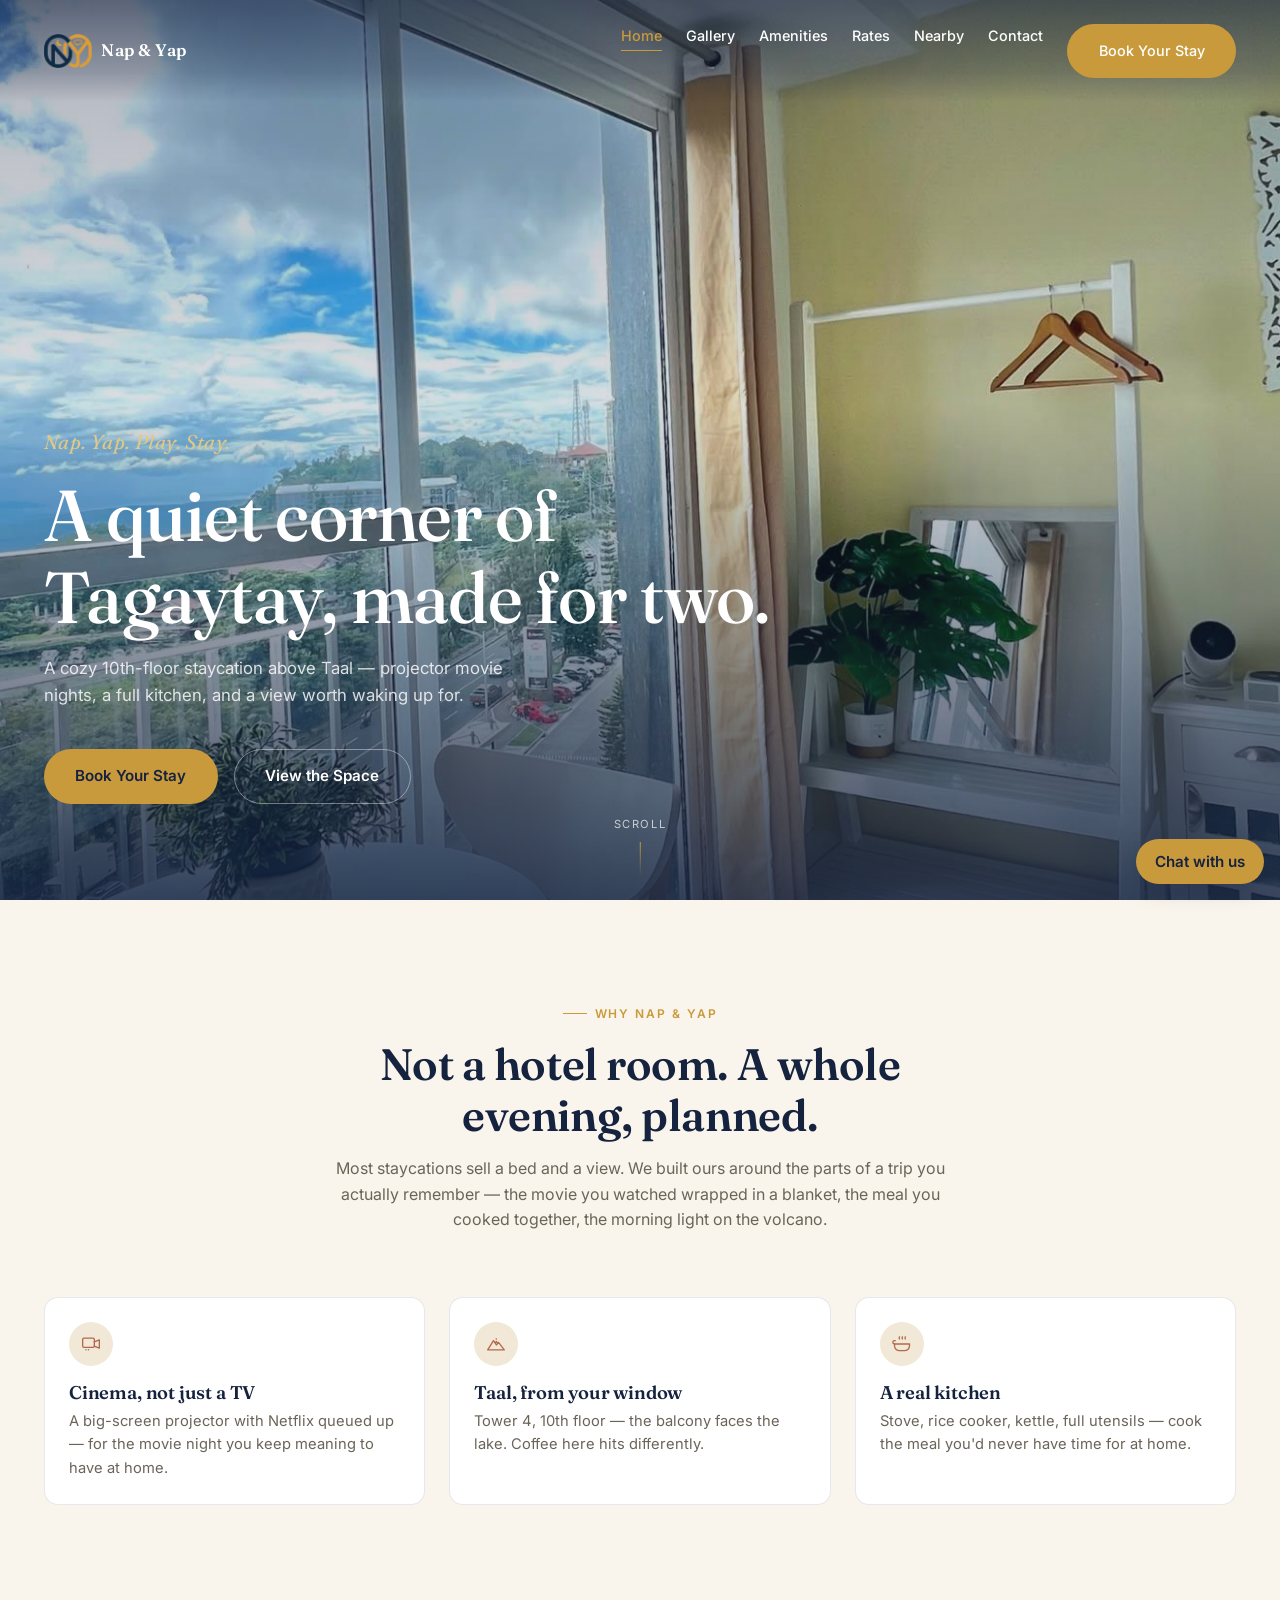
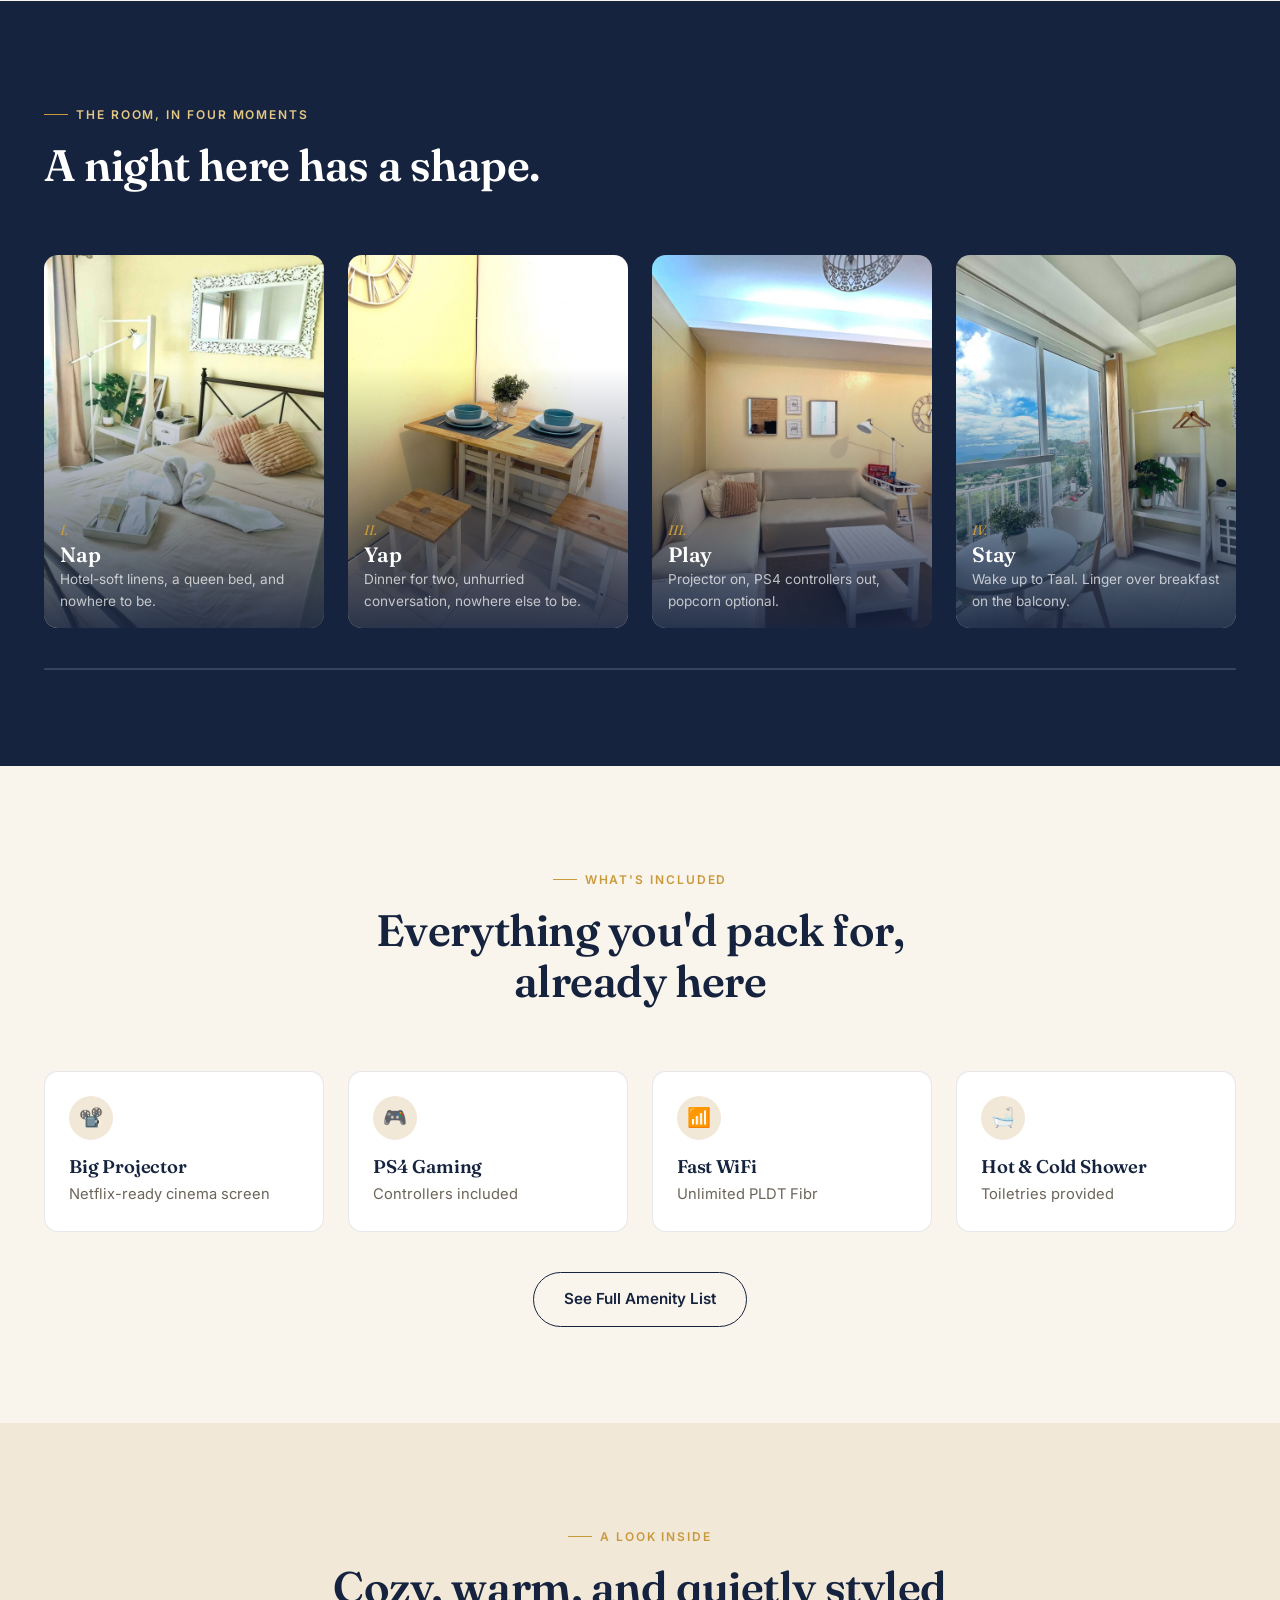
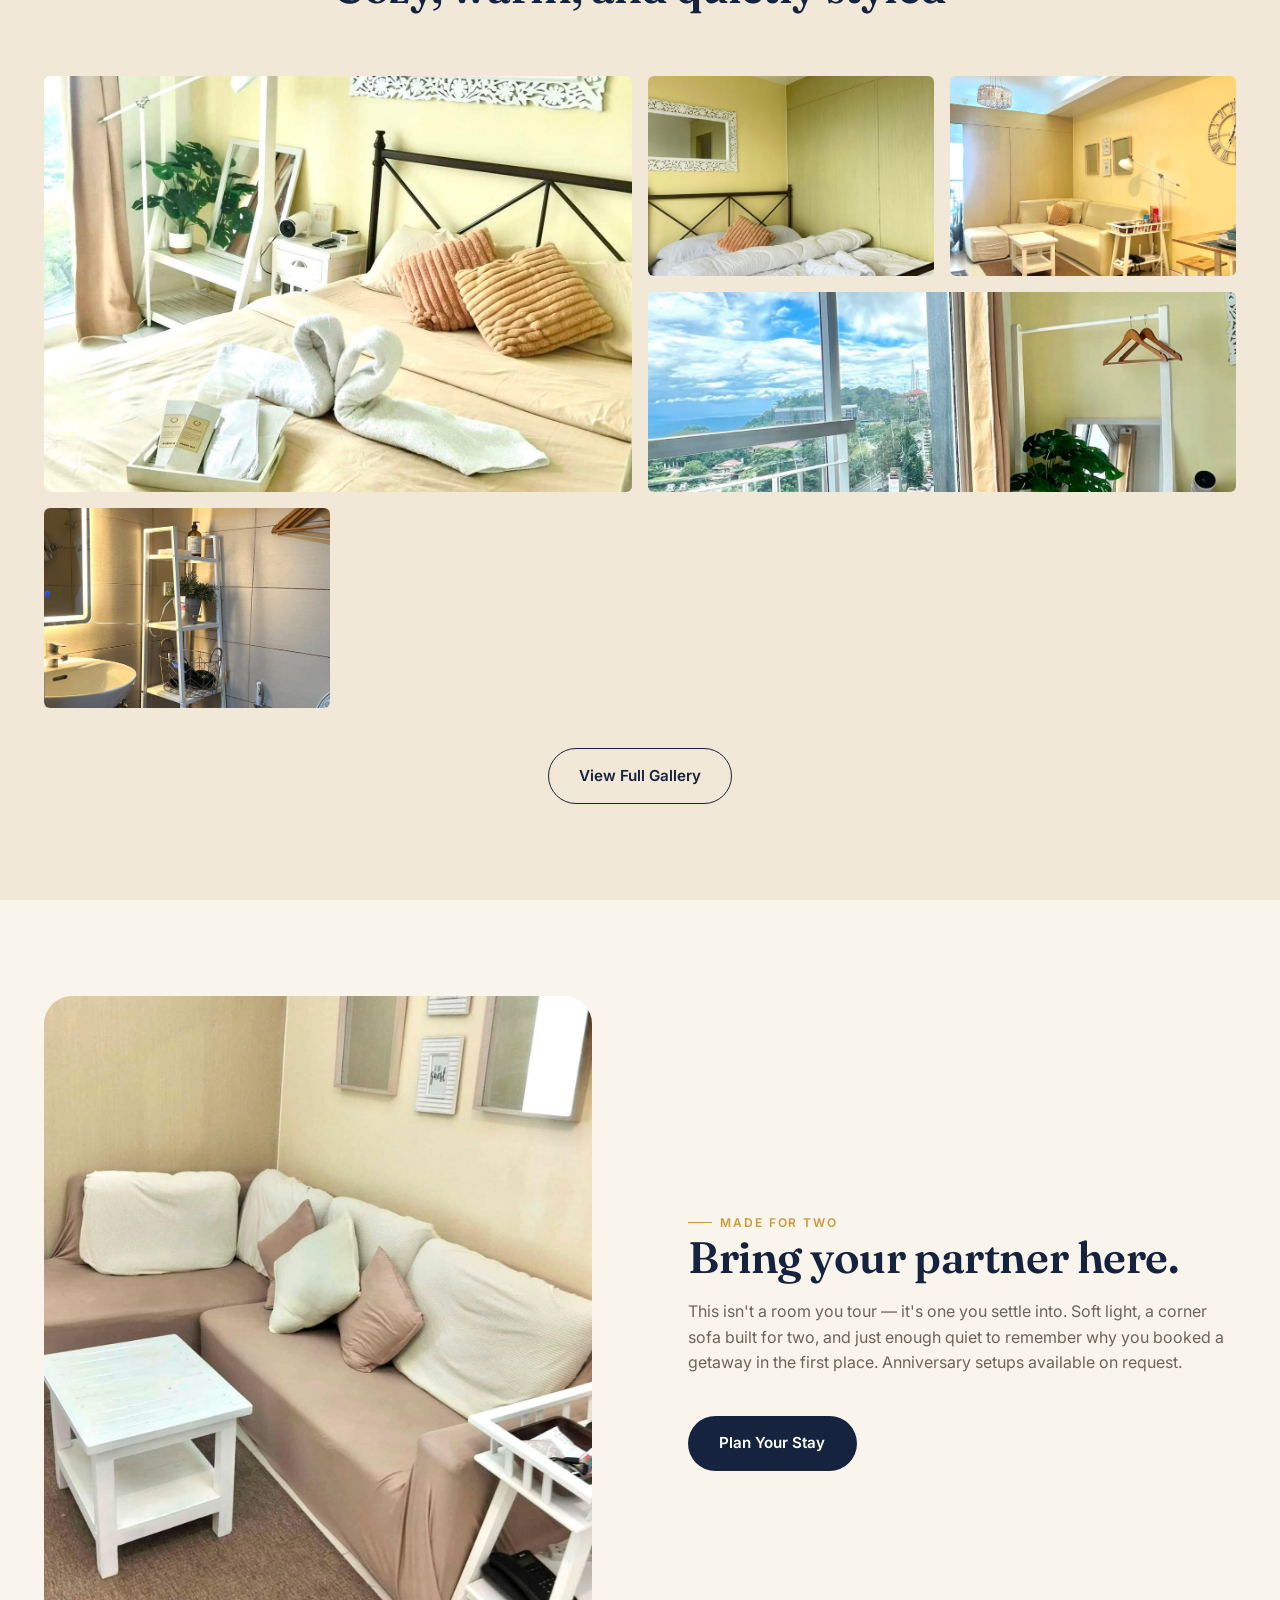
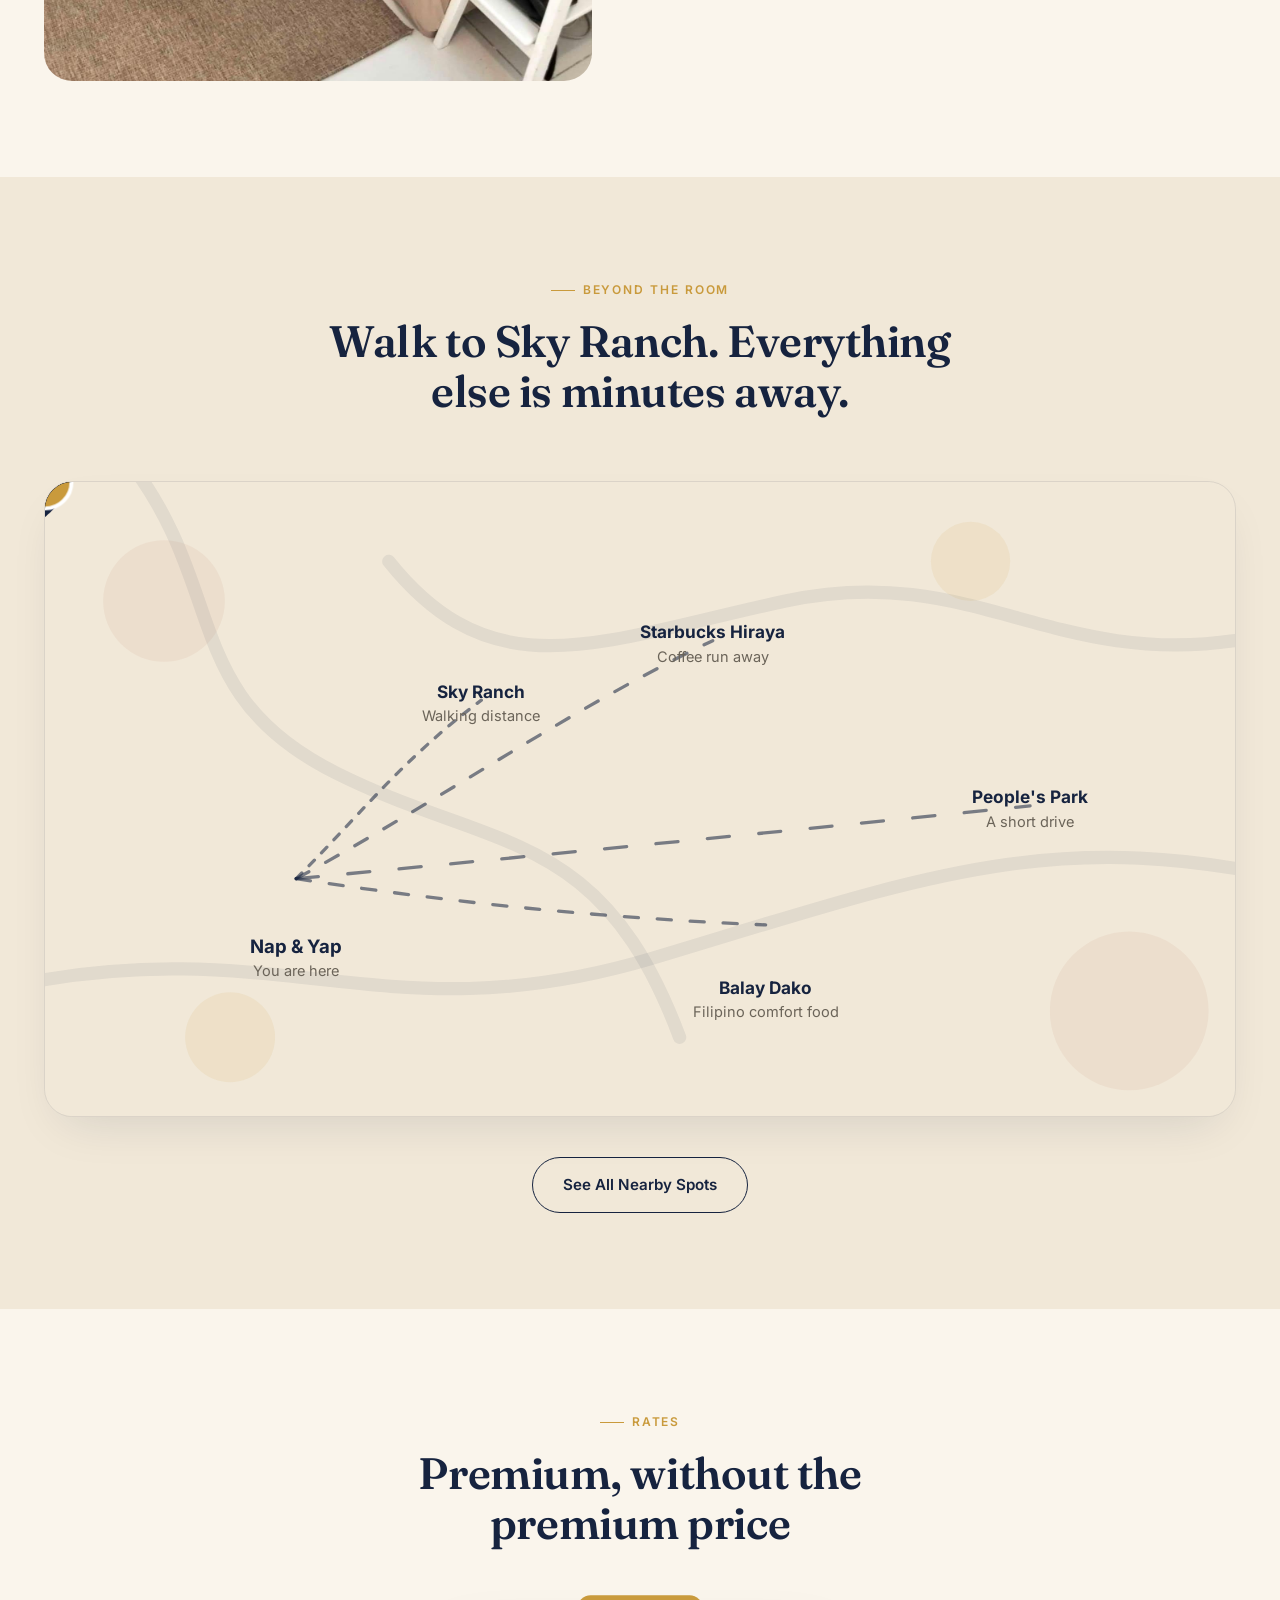
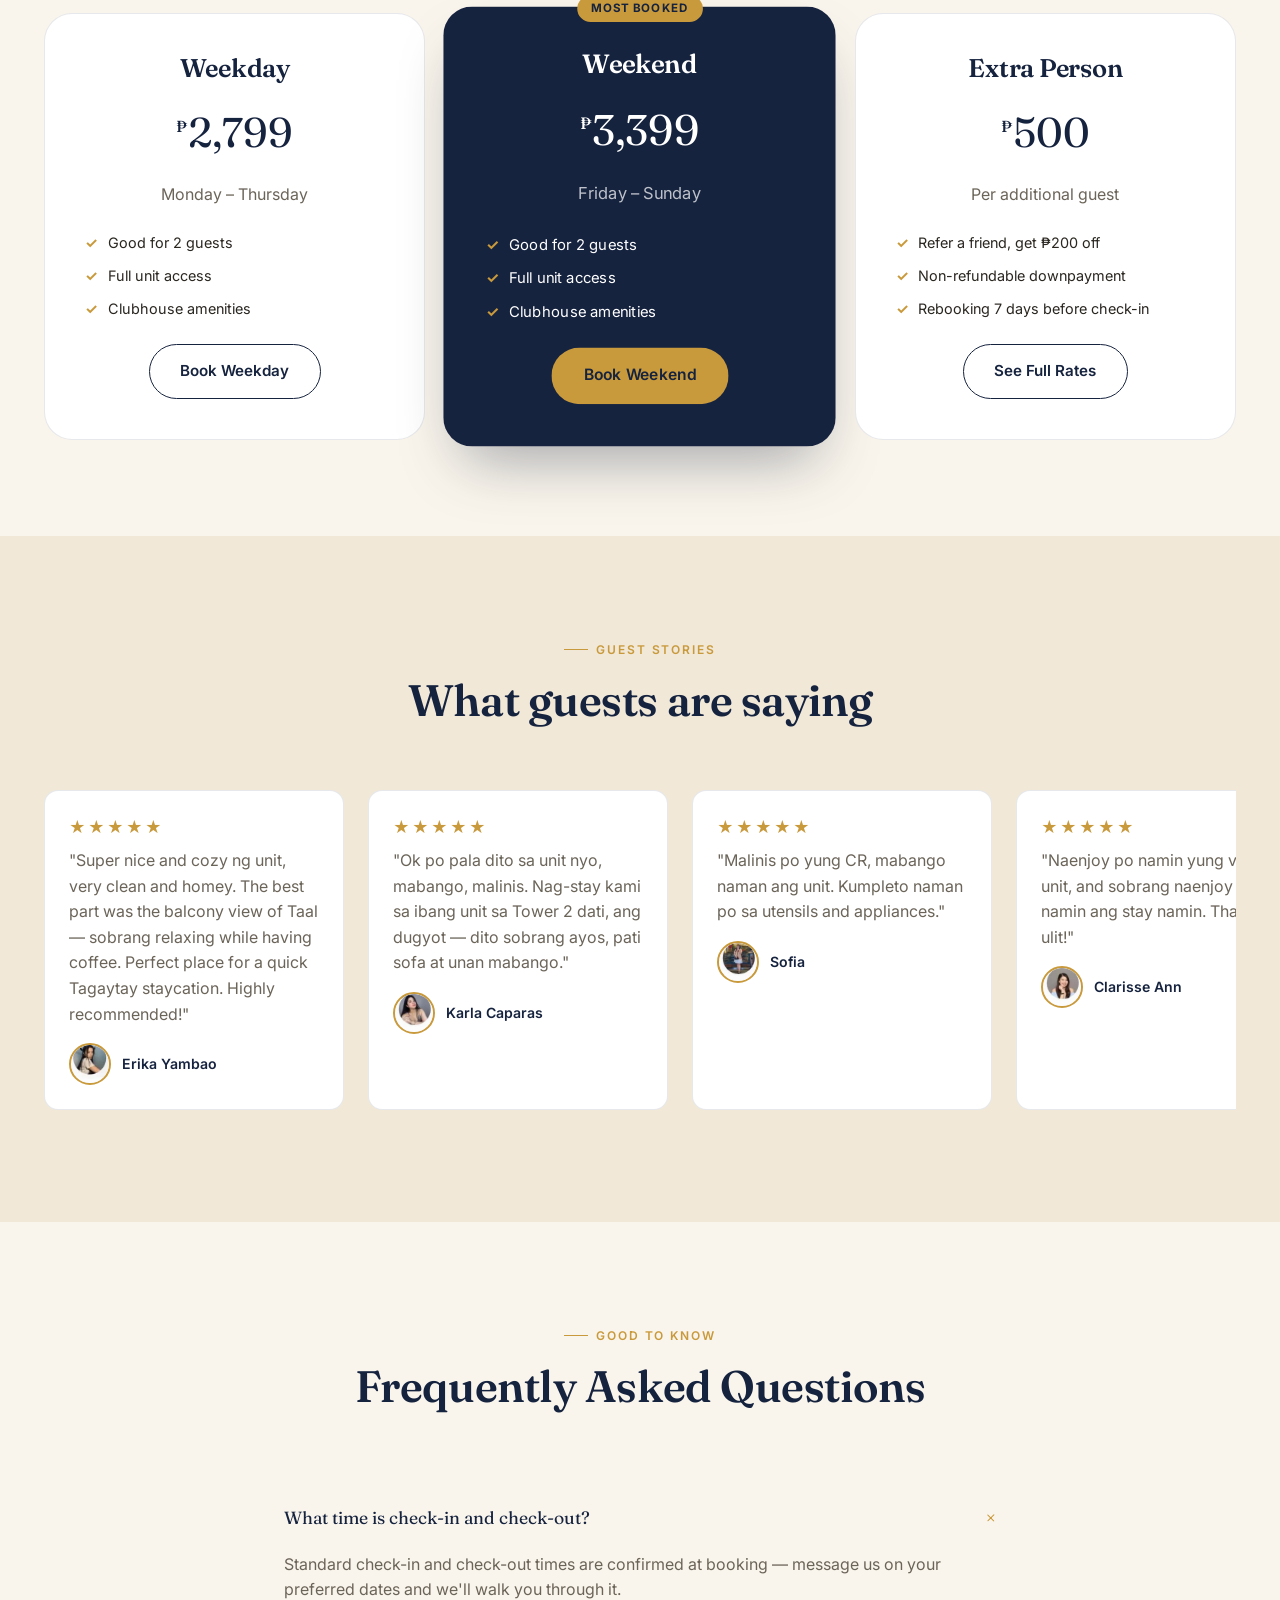
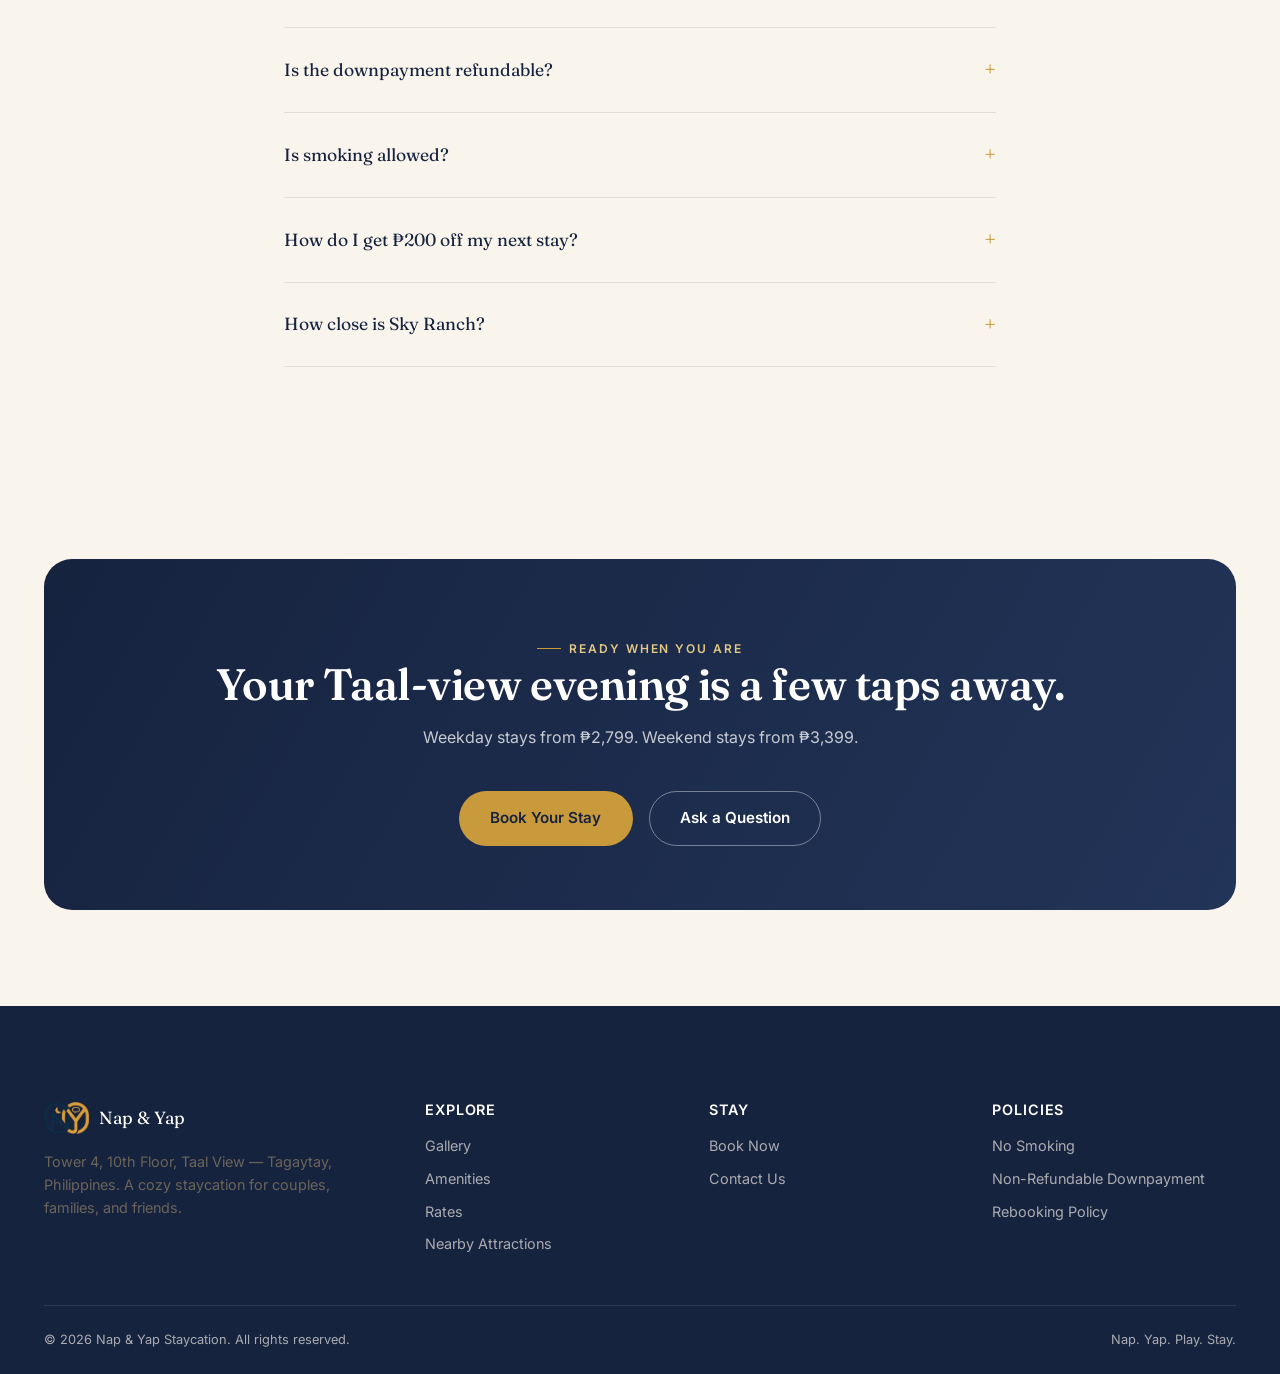
<file: index.html>
<!DOCTYPE html>
<html lang="en">
<head>
<meta charset="UTF-8">
<link rel="icon" href="favicon.ico" sizes="any">
<link rel="icon" type="image/png" href="assets/images/favicon-32.png">
<link rel="apple-touch-icon" href="assets/images/favicon-180.png">
<meta name="viewport" content="width=device-width, initial-scale=1.0">
<title>Nap & Yap Staycation | Romantic Tagaytay Staycation with Taal View</title>
<meta name="description" content="A cozy Tagaytay staycation for couples, families and friends — projector cinema nights, PS4 gaming, a full kitchen, and a private balcony facing Taal. From ₱2,799/night.">
<meta name="keywords" content="Tagaytay staycation, Taal view condo, Nap and Yap, romantic staycation Tagaytay, Sky Ranch staycation">
<link rel="canonical" href="https://napandyapstaycation.com/">

<meta property="og:title" content="Nap & Yap Staycation | Tagaytay">
<meta property="og:description" content="Nap. Yap. Play. Stay. A cozy Taal-view staycation for couples and families in Tagaytay.">
<meta property="og:image" content="assets/images/1000512835.jpg">
<meta property="og:type" content="website">

<link rel="preconnect" href="https://fonts.googleapis.com">
<link rel="preconnect" href="https://fonts.gstatic.com" crossorigin>
<link href="https://fonts.googleapis.com/css2?family=Fraunces:ital,wght@0,400;0,500;0,600;1,500&family=Inter:wght@400;500;600;700&display=swap" rel="stylesheet">
<link rel="stylesheet" href="assets/css/style.css">

<script type="application/ld+json">
{
  "@context": "https://schema.org",
  "@type": "LodgingBusiness",
  "name": "Nap & Yap Staycation",
  "description": "A cozy staycation condominium in Tagaytay with a Taal view, projector cinema, PS4, and full kitchen.",
  "address": { "@type": "PostalAddress", "addressLocality": "Tagaytay", "addressRegion": "Cavite", "addressCountry": "PH" },
  "priceRange": "₱2,799 - ₱3,399"
}
</script>
</head>
<body>

<!-- NAV -->
<nav class="nav">
  <div class="container nav-inner">
    <a href="index.html" class="nav-logo">
      <span class="logo-badge"><img src="assets/images/logo.png" alt="Nap & Yap Staycation logo"></span>
      <span>Nap & Yap</span>
    </a>
    <button class="nav-burger" aria-label="Toggle menu"><span></span><span></span><span></span></button>
    <div class="nav-links">
      <a href="index.html" class="active">Home</a>
      <a href="gallery.html">Gallery</a>
      <a href="amenities.html">Amenities</a>
      <a href="rates.html">Rates</a>
      <a href="attractions.html">Nearby</a>
      <a href="contact.html">Contact</a>
      <a href="booking.html" class="btn btn-gold nav-cta">Book Your Stay</a>
    </div>
  </div>
</nav>

<!-- HERO -->
<header class="hero">
  <div class="hero-bg" style="background-image:url('assets/images/1000512835.jpg');"></div>
  <div class="container hero-content">
    <p class="hero-tagline">Nap. Yap. Play. Stay.</p>
    <h1>A quiet corner of Tagaytay, made for two.</h1>
    <p class="hero-sub">A cozy 10th-floor staycation above Taal — projector movie nights, a full kitchen, and a view worth waking up for.</p>
    <div class="hero-actions">
      <a href="booking.html" class="btn btn-gold">Book Your Stay</a>
      <a href="gallery.html" class="btn btn-ghost">View the Space</a>
    </div>
  </div>
  <div class="hero-scroll">Scroll</div>
</header>

<!-- WHY CHOOSE US -->
<section>
  <div class="container">
    <div class="section-head center">
      <p class="eyebrow">Why Nap & Yap</p>
      <h2>Not a hotel room. A whole evening, planned.</h2>
      <p class="mt-2">Most staycations sell a bed and a view. We built ours around the parts of a trip you actually remember — the movie you watched wrapped in a blanket, the meal you cooked together, the morning light on the volcano.</p>
    </div>
    <div class="grid-3">
      <div class="card reveal">
        <div class="icon"><svg viewBox="0 0 24 24" fill="none" stroke="currentColor" stroke-width="1.6" stroke-linecap="round" stroke-linejoin="round"><rect x="2" y="5" width="14" height="11" rx="1.5"/><path d="M16 9.5 22 7v10l-6-2.5"/><circle cx="6" cy="19" r="0.9" fill="currentColor" stroke="none"/><circle cx="9" cy="19" r="0.9" fill="currentColor" stroke="none"/></svg></div>
        <h3>Cinema, not just a TV</h3>
        <p>A big-screen projector with Netflix queued up — for the movie night you keep meaning to have at home.</p>
      </div>
      <div class="card reveal reveal-delay-1">
        <div class="icon"><svg viewBox="0 0 24 24" fill="none" stroke="currentColor" stroke-width="1.6" stroke-linecap="round" stroke-linejoin="round"><path d="M2 19 9 8l3.5 5.2L15 10l7 9Z"/><path d="M11.3 10.6 12.4 9l1 1.4"/><circle cx="12.3" cy="6" r="1" fill="currentColor" stroke="none"/></svg></div>
        <h3>Taal, from your window</h3>
        <p>Tower 4, 10th floor — the balcony faces the lake. Coffee here hits differently.</p>
      </div>
      <div class="card reveal reveal-delay-2">
        <div class="icon"><svg viewBox="0 0 24 24" fill="none" stroke="currentColor" stroke-width="1.6" stroke-linecap="round" stroke-linejoin="round"><path d="M3 12h18v2a6 6 0 0 1-6 6H9a6 6 0 0 1-6-6z"/><path d="M3 12a2 2 0 0 1 0-4h1"/><path d="M9 6c-.6-.9-.6-1.6 0-2.5M12.5 6c-.6-.9-.6-1.6 0-2.5M16 6c-.6-.9-.6-1.6 0-2.5"/></svg></div>
        <h3>A real kitchen</h3>
        <p>Stove, rice cooker, kettle, full utensils — cook the meal you'd never have time for at home.</p>
      </div>
    </div>
  </div>
</section>

<!-- ROOM FEATURES / SIGNATURE: THE FOUR MOMENTS -->
<section class="moments">
  <div class="container">
    <div class="section-head">
      <p class="eyebrow" style="color:var(--gold-soft)">The Room, In Four Moments</p>
      <h2 style="color:#fff">A night here has a shape.</h2>
    </div>
    <div class="moments-track">
      <div class="moment reveal">
        <img src="assets/images/1000512830.jpg" alt="Turndown bed with folded towels and guest kit">
        <div class="moment-label"><span class="num">I.</span><h4>Nap</h4><p>Hotel-soft linens, a queen bed, and nowhere to be.</p></div>
      </div>
      <div class="moment reveal reveal-delay-1">
        <img src="assets/images/1000512844.jpg" alt="Dining table set for two with plant">
        <div class="moment-label"><span class="num">II.</span><h4>Yap</h4><p>Dinner for two, unhurried conversation, nowhere else to be.</p></div>
      </div>
      <div class="moment reveal reveal-delay-2">
        <img src="assets/images/1000512838.jpg" alt="Living room sofa set up for movie night and gaming">
        <div class="moment-label"><span class="num">III.</span><h4>Play</h4><p>Projector on, PS4 controllers out, popcorn optional.</p></div>
      </div>
      <div class="moment reveal reveal-delay-3">
        <img src="assets/images/1000512835.jpg" alt="Balcony view of Taal lake at golden hour">
        <div class="moment-label"><span class="num">IV.</span><h4>Stay</h4><p>Wake up to Taal. Linger over breakfast on the balcony.</p></div>
      </div>
    </div>
    <div class="progress-line"></div>
  </div>
</section>

<!-- FEATURED AMENITIES -->
<section>
  <div class="container">
    <div class="section-head center">
      <p class="eyebrow">What's Included</p>
      <h2>Everything you'd pack for, already here</h2>
    </div>
    <div class="grid-4">
      <div class="card reveal"><div class="icon">📽️</div><h3>Big Projector</h3><p>Netflix-ready cinema screen</p></div>
      <div class="card reveal reveal-delay-1"><div class="icon">🎮</div><h3>PS4 Gaming</h3><p>Controllers included</p></div>
      <div class="card reveal reveal-delay-2"><div class="icon">📶</div><h3>Fast WiFi</h3><p>Unlimited PLDT Fibr</p></div>
      <div class="card reveal reveal-delay-3"><div class="icon">🛁</div><h3>Hot & Cold Shower</h3><p>Toiletries provided</p></div>
    </div>
    <div class="text-center mt-4">
      <a href="amenities.html" class="btn btn-outline-dark">See Full Amenity List</a>
    </div>
  </div>
</section>

<!-- GALLERY PREVIEW -->
<section class="section-alt">
  <div class="container">
    <div class="section-head center">
      <p class="eyebrow">A Look Inside</p>
      <h2>Cozy, warm, and quietly styled</h2>
    </div>
    <div class="gallery-grid">
      <a href="gallery.html"><img src="assets/images/1000512830.jpg" alt="Bed with turndown towel styling" loading="lazy"></a>
      <a href="gallery.html"><img src="assets/images/1000512837.jpg" alt="Bedroom wide view" loading="lazy"></a>
      <a href="gallery.html"><img src="assets/images/1000512836.jpg" alt="Living room with dining nook" loading="lazy"></a>
      <a href="gallery.html"><img src="assets/images/1000512835.jpg" alt="Balcony with Taal view" loading="lazy"></a>
      <a href="gallery.html"><img src="assets/images/1000512827.jpg" alt="Bathroom detail" loading="lazy"></a>
    </div>
    <div class="text-center mt-4">
      <a href="gallery.html" class="btn btn-outline-dark">View Full Gallery</a>
    </div>
  </div>
</section>

<!-- ROMANTIC / SPLIT STORY -->
<section>
  <div class="container">
    <div class="split reveal">
      <div class="split-media"><img src="assets/images/1000512845.jpg" alt="Styled sofa corner with cushions"></div>
      <div>
        <p class="eyebrow">Made for Two</p>
        <h2>Bring your partner here.</h2>
        <p class="mt-2">This isn't a room you tour — it's one you settle into. Soft light, a corner sofa built for two, and just enough quiet to remember why you booked a getaway in the first place. Anniversary setups available on request.</p>
        <a href="booking.html" class="btn btn-primary mt-4">Plan Your Stay</a>
      </div>
    </div>
  </div>
</section>

<!-- NEARBY ATTRACTIONS -->
<section class="section-alt">
  <div class="container">
    <div class="section-head center">
      <p class="eyebrow">Beyond the Room</p>
      <h2>Walk to Sky Ranch. Everything else is minutes away.</h2>
    </div>

    <div class="map-wrap reveal">
      <svg class="map-illustration" viewBox="0 0 900 480" xmlns="http://www.w3.org/2000/svg" role="img" aria-label="Illustrated map showing Nap & Yap Staycation and nearby attractions in Tagaytay">
        <rect x="0" y="0" width="900" height="480" rx="24" class="map-bg"/>

        <!-- decorative road lines, purely illustrative -->
        <path class="map-road" d="M -20 380 C 180 340, 260 420, 460 360 S 760 260, 940 300"/>
        <path class="map-road" d="M 60 -20 C 140 80, 100 160, 220 220 S 420 260, 480 420"/>
        <path class="map-road" d="M 900 120 C 760 140, 700 60, 560 90 S 340 160, 260 60"/>

        <!-- soft greenery blobs -->
        <circle cx="90" cy="90" r="46" class="map-blob"/>
        <circle cx="820" cy="400" r="60" class="map-blob"/>
        <circle cx="700" cy="60" r="30" class="map-blob-alt"/>
        <circle cx="140" cy="420" r="34" class="map-blob-alt"/>

        <!-- routes: drawn from Nap & Yap to each destination -->
        <path id="route-skyranch"   class="route-path" pathLength="100" d="M 190 300 C 240 250, 270 210, 330 165"/>
        <path id="route-starbucks"  class="route-path route-delay-1" pathLength="100" d="M 190 300 C 300 240, 400 170, 505 120"/>
        <path id="route-balaydako"  class="route-path route-delay-2" pathLength="100" d="M 190 300 C 320 320, 430 330, 545 335"/>
        <path id="route-peoplespark" class="route-path route-delay-3" pathLength="100" d="M 190 300 C 400 280, 600 260, 745 245"/>

        <!-- travelling dots along each route -->
        <circle class="route-dot" r="5" style="offset-path:path('M 190 300 C 240 250, 270 210, 330 165');"></circle>
        <circle class="route-dot route-delay-1" r="5" style="offset-path:path('M 190 300 C 300 240, 400 170, 505 120');"></circle>
        <circle class="route-dot route-delay-2" r="5" style="offset-path:path('M 190 300 C 320 320, 430 330, 545 335');"></circle>
        <circle class="route-dot route-delay-3" r="5" style="offset-path:path('M 190 300 C 400 280, 600 260, 745 245');"></circle>

        <!-- destination pins -->
        <g class="map-pin map-pin-dest pin-delay-1" transform="translate(330 165)">
          <path d="M0,-30 C13,-30 22,-20 22,-8 C22,8 0,26 0,26 C0,26 -22,8 -22,-8 C-22,-20 -13,-30 0,-30Z"/>
          <circle cx="0" cy="-9" r="7" class="pin-dot"/>
        </g>
        <text x="330" y="-2" transform="translate(0 165)" class="pin-label" text-anchor="middle">Sky Ranch</text>
        <text x="330" y="16" transform="translate(0 165)" class="pin-caption" text-anchor="middle">Walking distance</text>

        <g class="map-pin map-pin-dest pin-delay-2" transform="translate(505 120)">
          <path d="M0,-30 C13,-30 22,-20 22,-8 C22,8 0,26 0,26 C0,26 -22,8 -22,-8 C-22,-20 -13,-30 0,-30Z"/>
          <circle cx="0" cy="-9" r="7" class="pin-dot"/>
        </g>
        <text x="505" y="-2" transform="translate(0 120)" class="pin-label" text-anchor="middle">Starbucks Hiraya</text>
        <text x="505" y="16" transform="translate(0 120)" class="pin-caption" text-anchor="middle">Coffee run away</text>

        <g class="map-pin map-pin-dest pin-delay-3" transform="translate(545 335)">
          <path d="M0,-30 C13,-30 22,-20 22,-8 C22,8 0,26 0,26 C0,26 -22,8 -22,-8 C-22,-20 -13,-30 0,-30Z"/>
          <circle cx="0" cy="-9" r="7" class="pin-dot"/>
        </g>
        <text x="545" y="52" transform="translate(0 335)" class="pin-label" text-anchor="middle">Balay Dako</text>
        <text x="545" y="70" transform="translate(0 335)" class="pin-caption" text-anchor="middle">Filipino comfort food</text>

        <g class="map-pin map-pin-dest pin-delay-4" transform="translate(745 245)">
          <path d="M0,-30 C13,-30 22,-20 22,-8 C22,8 0,26 0,26 C0,26 -22,8 -22,-8 C-22,-20 -13,-30 0,-30Z"/>
          <circle cx="0" cy="-9" r="7" class="pin-dot"/>
        </g>
        <text x="745" y="-2" transform="translate(0 245)" class="pin-label" text-anchor="middle">People's Park</text>
        <text x="745" y="16" transform="translate(0 245)" class="pin-caption" text-anchor="middle">A short drive</text>

        <!-- home marker: Nap & Yap -->
        <g class="map-pin map-pin-home" transform="translate(190 300)">
          <circle r="30" class="pin-pulse"/>
          <circle r="20" class="pin-home-circle"/>
          <path class="pin-home-icon" d="M-8,2 L-8,-3 L0,-9 L8,-3 L8,2 L4,2 L4,-2 L-4,-2 L-4,2 Z" fill="var(--white)"/>
        </g>
        <text x="190" y="56" transform="translate(0 300)" class="pin-label pin-label-home" text-anchor="middle">Nap &amp; Yap</text>
        <text x="190" y="74" transform="translate(0 300)" class="pin-caption" text-anchor="middle">You are here</text>
      </svg>
    </div>

    <div class="text-center mt-4">
      <a href="attractions.html" class="btn btn-outline-dark">See All Nearby Spots</a>
    </div>
  </div>
</section>

<!-- PRICING -->
<section>
  <div class="container">
    <div class="section-head center">
      <p class="eyebrow">Rates</p>
      <h2>Premium, without the premium price</h2>
    </div>
    <div class="grid-3">
      <div class="price-card reveal">
        <h3>Weekday</h3>
        <div class="amount"><sup>₱</sup>2,799</div>
        <p>Monday – Thursday</p>
        <ul>
          <li>Good for 2 guests</li>
          <li>Full unit access</li>
          <li>Clubhouse amenities</li>
        </ul>
        <a href="booking.html" class="btn btn-outline-dark">Book Weekday</a>
      </div>
      <div class="price-card featured reveal reveal-delay-1">
        <span class="badge">Most Booked</span>
        <h3>Weekend</h3>
        <div class="amount"><sup>₱</sup>3,399</div>
        <p>Friday – Sunday</p>
        <ul>
          <li>Good for 2 guests</li>
          <li>Full unit access</li>
          <li>Clubhouse amenities</li>
        </ul>
        <a href="booking.html" class="btn btn-gold">Book Weekend</a>
      </div>
      <div class="price-card reveal reveal-delay-2">
        <h3>Extra Person</h3>
        <div class="amount"><sup>₱</sup>500</div>
        <p>Per additional guest</p>
        <ul>
          <li>Refer a friend, get ₱200 off</li>
          <li>Non-refundable downpayment</li>
          <li>Rebooking 7 days before check-in</li>
        </ul>
        <a href="rates.html" class="btn btn-outline-dark">See Full Rates</a>
      </div>
    </div>
  </div>
</section>

<!-- REVIEWS -->
<section class="section-alt">
  <div class="container">
    <div class="section-head center">
      <p class="eyebrow">Guest Stories</p>
      <h2>What guests are saying</h2>
    </div>
    <div class="reviews-track">
      <div class="review-card reveal">
        <div class="review-stars">★★★★★</div>
        <p>"Super nice and cozy ng unit, very clean and homey. The best part was the balcony view of Taal — sobrang relaxing while having coffee. Perfect place for a quick Tagaytay staycation. Highly recommended!"</p>
        <div class="review-author"><img src="assets/images/avatar-erika.png" alt="Erika Yambao"><span>Erika Yambao</span></div>
      </div>
      <div class="review-card reveal reveal-delay-1">
        <div class="review-stars">★★★★★</div>
        <p>"Ok po pala dito sa unit nyo, mabango, malinis. Nag-stay kami sa ibang unit sa Tower 2 dati, ang dugyot — dito sobrang ayos, pati sofa at unan mabango."</p>
        <div class="review-author"><img src="assets/images/avatar-karla.png" alt="Karla Caparas"><span>Karla Caparas</span></div>
      </div>
      <div class="review-card reveal reveal-delay-2">
        <div class="review-stars">★★★★★</div>
        <p>"Malinis po yung CR, mabango naman ang unit. Kumpleto naman po sa utensils and appliances."</p>
        <div class="review-author"><img src="assets/images/avatar-sofia.png" alt="Sofia"><span>Sofia</span></div>
      </div>
      <div class="review-card reveal">
        <div class="review-stars">★★★★★</div>
        <p>"Naenjoy po namin yung view sa unit, and sobrang naenjoy din po namin ang stay namin. Thanks po ulit!"</p>
        <div class="review-author"><img src="assets/images/avatar-clarisse.png" alt="Clarisse Ann"><span>Clarisse Ann</span></div>
      </div>
      <div class="review-card reveal reveal-delay-1">
        <div class="review-stars">★★★★★</div>
        <p>"Yes po, nasulit namin — kasi di na need umalis para may makitang view. Hehe."</p>
        <div class="review-author"><img src="assets/images/avatar-gelchie.png" alt="Gelchie Valdez"><span>Gelchie Valdez</span></div>
      </div>
      <div class="review-card reveal reveal-delay-2">
        <div class="review-stars">★★★★★</div>
        <p>"Ma'am, thank you po, super enjoy po — lalo na yung videoke, at yung view, super ganda. Sobrang linis ng room. Makakabalik po next time!"</p>
        <div class="review-author"><img src="assets/images/avatar-shania.png" alt="Shania"><span>Shania</span></div>
      </div>
      <div class="review-card reveal" style="background:var(--navy); color:#fff; display:flex; flex-direction:column; justify-content:center; align-items:flex-start;">
        <h3 style="color:#fff; margin-bottom:0.5rem;">Just stayed with us?</h3>
        <p style="color:rgba(255,255,255,0.75); font-size:0.9rem;">We'd love to hear about it — your story could be the reason the next guest books.</p>
        <a href="contact.html" data-page="contact" class="btn btn-gold mt-2">Leave a Review</a>
      </div>
    </div>
  </div>
</section>

<!-- FAQ -->
<section>
  <div class="container" style="max-width:760px;">
    <div class="section-head center">
      <p class="eyebrow">Good to Know</p>
      <h2>Frequently Asked Questions</h2>
    </div>
    <div class="faq-list">
      <div class="faq-item open">
        <div class="faq-q"><span>What time is check-in and check-out?</span><span class="plus">+</span></div>
        <div class="faq-a"><p>Standard check-in and check-out times are confirmed at booking — message us on your preferred dates and we'll walk you through it.</p></div>
      </div>
      <div class="faq-item">
        <div class="faq-q"><span>Is the downpayment refundable?</span><span class="plus">+</span></div>
        <div class="faq-a"><p>The downpayment is non-refundable. Rebooking is allowed up to 7 days before your check-in date.</p></div>
      </div>
      <div class="faq-item">
        <div class="faq-q"><span>Is smoking allowed?</span><span class="plus">+</span></div>
        <div class="faq-a"><p>No — Nap & Yap Staycation is a strictly no-smoking unit.</p></div>
      </div>
      <div class="faq-item">
        <div class="faq-q"><span>How do I get ₱200 off my next stay?</span><span class="plus">+</span></div>
        <div class="faq-a"><p>Refer a friend who books a stay, and you'll receive ₱200 off your next booking with us.</p></div>
      </div>
      <div class="faq-item">
        <div class="faq-q"><span>How close is Sky Ranch?</span><span class="plus">+</span></div>
        <div class="faq-a"><p>Walking distance — along with Starbucks Hiraya, SM Hypermarket, and several Tagaytay favorites nearby.</p></div>
      </div>
    </div>
  </div>
</section>

<!-- BOOKING CTA -->
<section>
  <div class="container">
    <div class="cta-band reveal">
      <p class="eyebrow" style="color:var(--gold-soft)">Ready When You Are</p>
      <h2>Your Taal-view evening is a few taps away.</h2>
      <p>Weekday stays from ₱2,799. Weekend stays from ₱3,399.</p>
      <div class="actions">
        <a href="booking.html" class="btn btn-gold">Book Your Stay</a>
        <a href="contact.html" class="btn btn-ghost">Ask a Question</a>
      </div>
    </div>
  </div>
</section>

<!-- FOOTER -->
<footer>
  <div class="container">
    <div class="footer-grid">
      <div>
        <div class="footer-logo">
          <img src="assets/images/logo.png" alt="Nap & Yap Staycation logo">
          <span>Nap & Yap</span>
        </div>
        <p style="font-size:0.9rem;">Tower 4, 10th Floor, Taal View — Tagaytay, Philippines. A cozy staycation for couples, families, and friends.</p>
      </div>
      <div>
        <h4>Explore</h4>
        <a href="gallery.html">Gallery</a>
        <a href="amenities.html">Amenities</a>
        <a href="rates.html">Rates</a>
        <a href="attractions.html">Nearby Attractions</a>
      </div>
      <div>
        <h4>Stay</h4>
        <a href="booking.html">Book Now</a>
        <a href="contact.html">Contact Us</a>
      </div>
      <div>
        <h4>Policies</h4>
        <a href="rates.html#no-smoking">No Smoking</a>
        <a href="rates.html#downpayment">Non-Refundable Downpayment</a>
        <a href="rates.html#rebooking">Rebooking Policy</a>
      </div>
    </div>
    <div class="footer-bottom">
      <span>© 2026 Nap & Yap Staycation. All rights reserved.</span>
      <span>Nap. Yap. Play. Stay.</span>
    </div>
  </div>
</footer>

<script src="assets/js/main.js"></script>
<script defer src="https://sitewatch.sitewatch-thewatcher.workers.dev/t.js"></script></body>
</html>
</file>
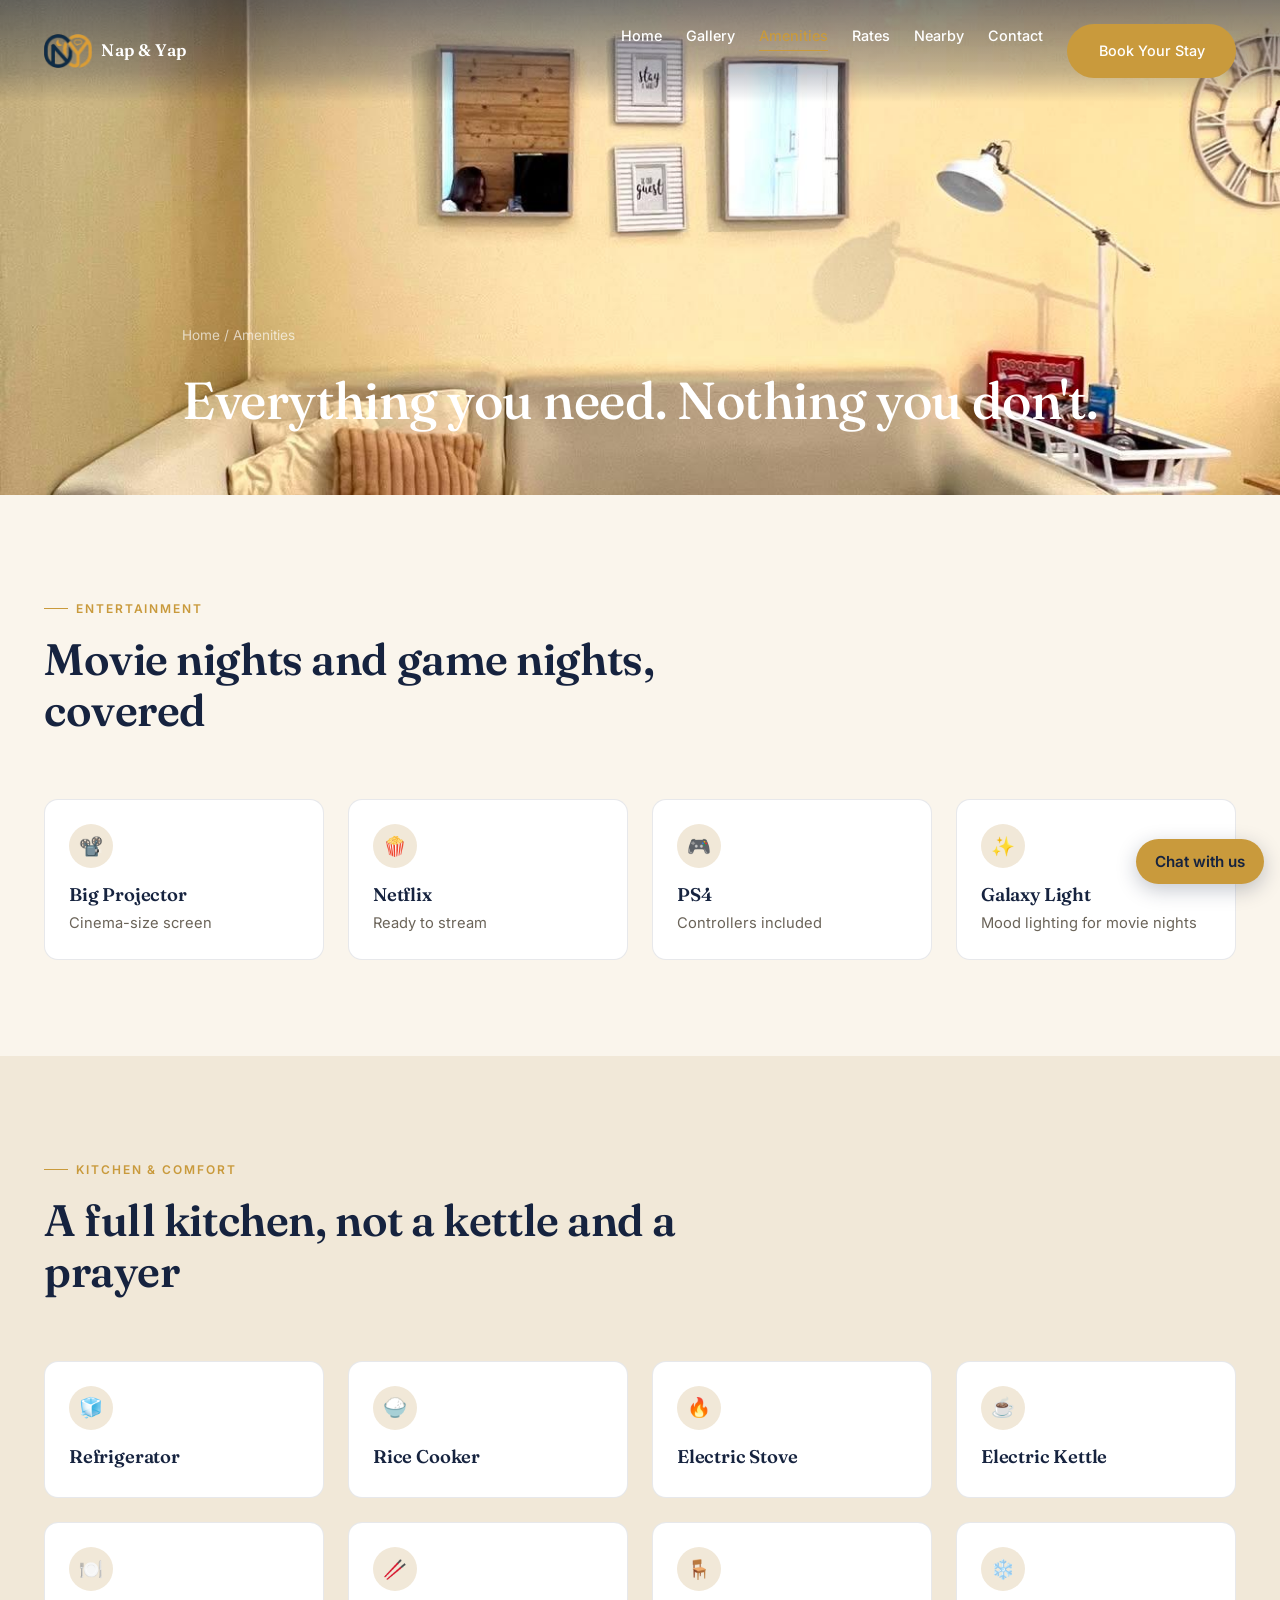
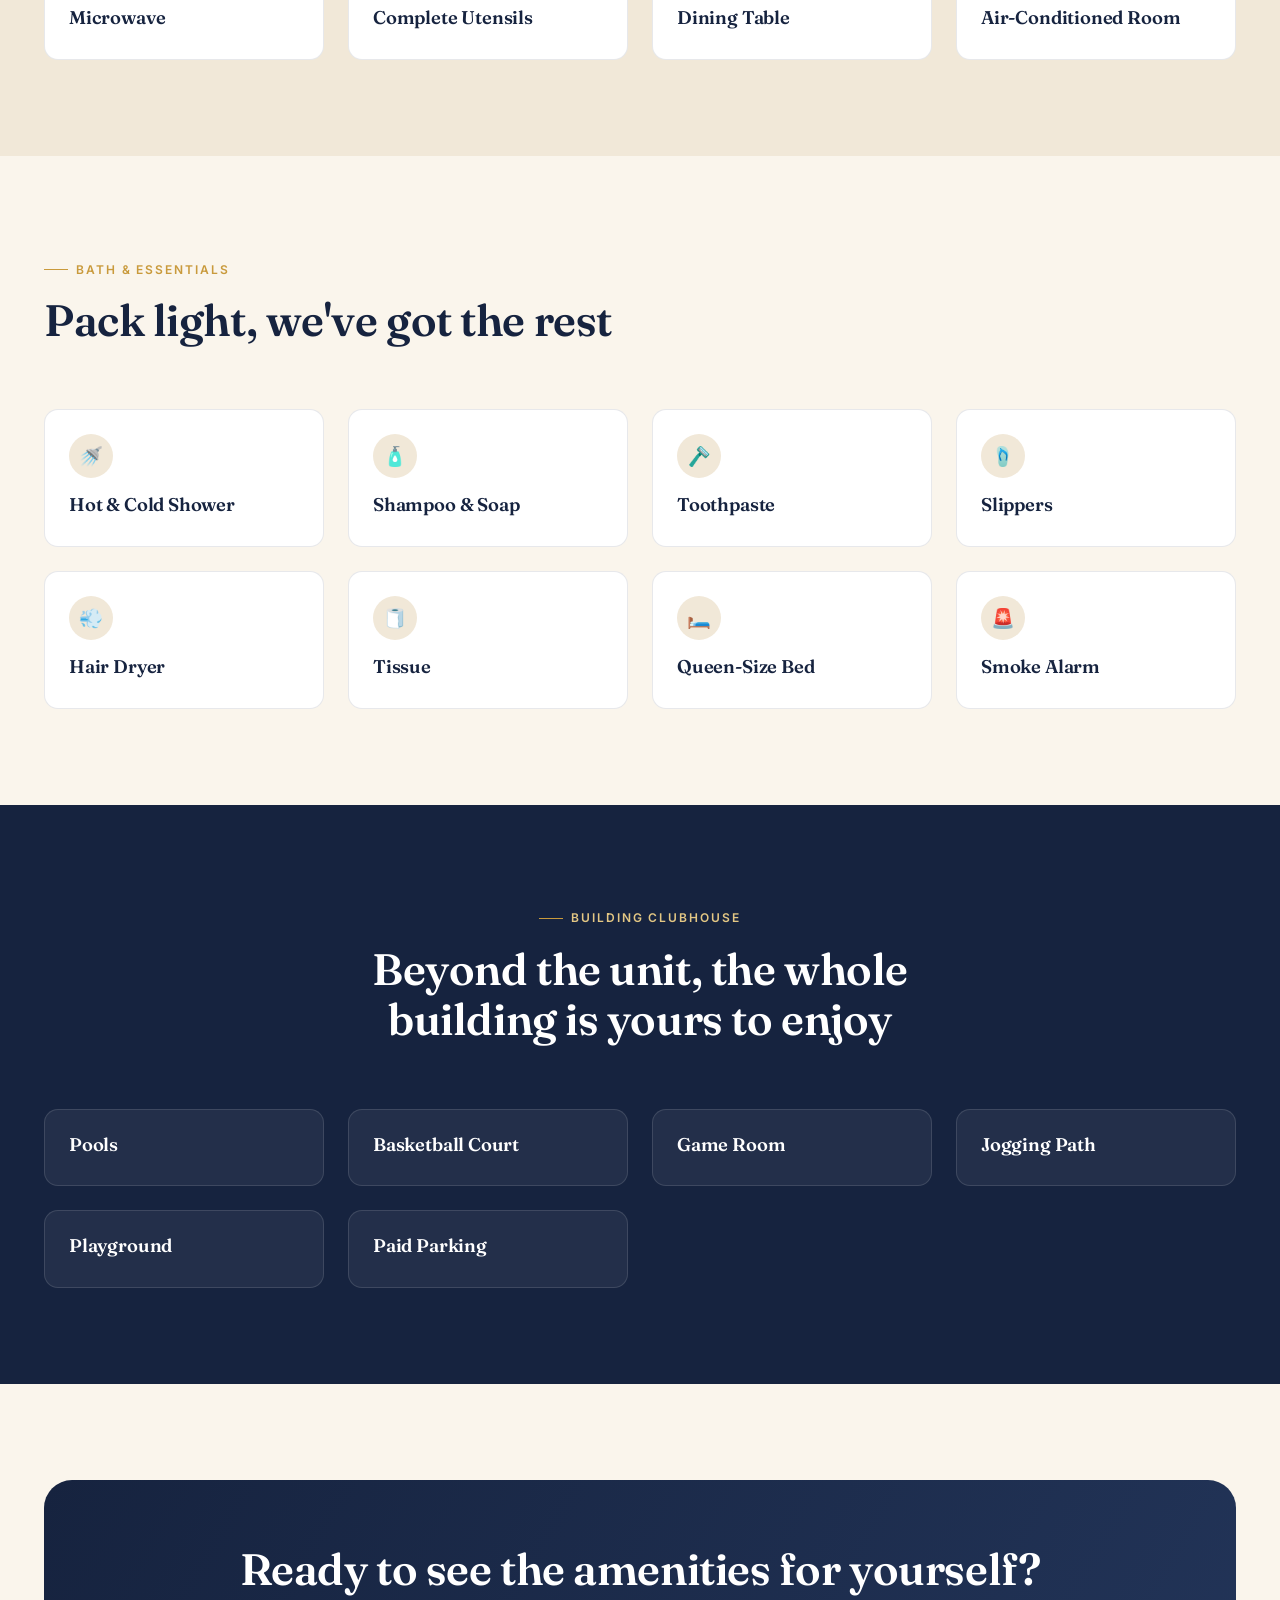
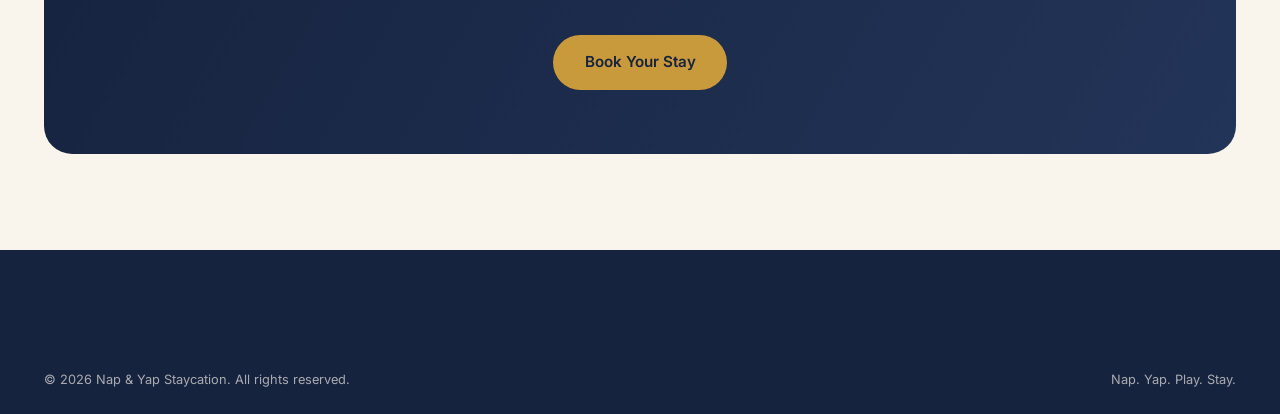
<file: amenities.html>
<!DOCTYPE html>
<html lang="en">
<head>
<meta charset="UTF-8">
<link rel="icon" href="favicon.ico" sizes="any">
<link rel="icon" type="image/png" href="assets/images/favicon-32.png">
<link rel="apple-touch-icon" href="assets/images/favicon-180.png">
<meta name="viewport" content="width=device-width, initial-scale=1.0">
<title>Amenities | Nap & Yap Staycation</title>
<meta name="description" content="Full amenity list for Nap & Yap Staycation Tagaytay — projector cinema, PS4, full kitchen, fast WiFi, and building clubhouse access.">
<meta property="og:title" content="Amenities | Nap & Yap Staycation">
<meta property="og:description" content="Full amenity list for Nap & Yap Staycation Tagaytay — projector cinema, PS4, full kitchen, fast WiFi, and building clubhouse access.">
<meta property="og:image" content="assets/images/1000512838.jpg">
<meta property="og:type" content="website">
<link rel="preconnect" href="https://fonts.googleapis.com">
<link href="https://fonts.googleapis.com/css2?family=Fraunces:ital,wght@0,400;0,500;0,600;1,500&family=Inter:wght@400;500;600;700&display=swap" rel="stylesheet">
<link rel="stylesheet" href="assets/css/style.css">
</head>
<body>

<nav class="nav">
  <div class="container nav-inner">
    <a href="index.html" class="nav-logo"><span class="logo-badge"><img src="assets/images/logo.png" alt="Nap & Yap Staycation logo"></span><span>Nap & Yap</span></a>
    <button class="nav-burger" aria-label="Toggle menu"><span></span><span></span><span></span></button>
    <div class="nav-links">
      <a href="index.html">Home</a>
      <a href="gallery.html">Gallery</a>
      <a href="amenities.html" class="active">Amenities</a>
      <a href="rates.html">Rates</a>
      <a href="attractions.html">Nearby</a>
      <a href="contact.html">Contact</a>
      <a href="booking.html" class="btn btn-gold nav-cta">Book Your Stay</a>
    </div>
  </div>
</nav>

<header class="page-hero">
  <div class="page-hero-bg" style="background-image:url('assets/images/1000512838.jpg');"></div>
  <div class="container page-hero-content">
    <p class="breadcrumb"><a href="index.html">Home</a> / Amenities</p>
    <h1>Everything you need. Nothing you don't.</h1>
  </div>
</header>

<section>
  <div class="container">
    <div class="section-head">
      <p class="eyebrow">Entertainment</p>
      <h2>Movie nights and game nights, covered</h2>
    </div>
    <div class="grid-4">
      <div class="card reveal"><div class="icon">📽️</div><h3>Big Projector</h3><p>Cinema-size screen</p></div>
      <div class="card reveal reveal-delay-1"><div class="icon">🍿</div><h3>Netflix</h3><p>Ready to stream</p></div>
      <div class="card reveal reveal-delay-2"><div class="icon">🎮</div><h3>PS4</h3><p>Controllers included</p></div>
      <div class="card reveal reveal-delay-3"><div class="icon">✨</div><h3>Galaxy Light</h3><p>Mood lighting for movie nights</p></div>
    </div>
  </div>
</section>

<section class="section-alt">
  <div class="container">
    <div class="section-head">
      <p class="eyebrow">Kitchen & Comfort</p>
      <h2>A full kitchen, not a kettle and a prayer</h2>
    </div>
    <div class="grid-4">
      <div class="card reveal"><div class="icon">🧊</div><h3>Refrigerator</h3></div>
      <div class="card reveal reveal-delay-1"><div class="icon">🍚</div><h3>Rice Cooker</h3></div>
      <div class="card reveal reveal-delay-2"><div class="icon">🔥</div><h3>Electric Stove</h3></div>
      <div class="card reveal reveal-delay-3"><div class="icon">☕</div><h3>Electric Kettle</h3></div>
      <div class="card reveal"><div class="icon">🍽️</div><h3>Microwave</h3></div>
      <div class="card reveal reveal-delay-1"><div class="icon">🥢</div><h3>Complete Utensils</h3></div>
      <div class="card reveal reveal-delay-2"><div class="icon">🪑</div><h3>Dining Table</h3></div>
      <div class="card reveal reveal-delay-3"><div class="icon">❄️</div><h3>Air-Conditioned Room</h3></div>
    </div>
  </div>
</section>

<section>
  <div class="container">
    <div class="section-head">
      <p class="eyebrow">Bath & Essentials</p>
      <h2>Pack light, we've got the rest</h2>
    </div>
    <div class="grid-4">
      <div class="card reveal"><div class="icon">🚿</div><h3>Hot & Cold Shower</h3></div>
      <div class="card reveal reveal-delay-1"><div class="icon">🧴</div><h3>Shampoo & Soap</h3></div>
      <div class="card reveal reveal-delay-2"><div class="icon">🪒</div><h3>Toothpaste</h3></div>
      <div class="card reveal reveal-delay-3"><div class="icon">🩴</div><h3>Slippers</h3></div>
      <div class="card reveal"><div class="icon">💨</div><h3>Hair Dryer</h3></div>
      <div class="card reveal reveal-delay-1"><div class="icon">🧻</div><h3>Tissue</h3></div>
      <div class="card reveal reveal-delay-2"><div class="icon">🛏️</div><h3>Queen-Size Bed</h3></div>
      <div class="card reveal reveal-delay-3"><div class="icon">🚨</div><h3>Smoke Alarm</h3></div>
    </div>
  </div>
</section>

<section class="section-dark">
  <div class="container">
    <div class="section-head center">
      <p class="eyebrow" style="color:var(--gold-soft)">Building Clubhouse</p>
      <h2>Beyond the unit, the whole building is yours to enjoy</h2>
    </div>
    <div class="grid-4">
      <div class="card reveal" style="background:rgba(255,255,255,0.06);border-color:rgba(255,255,255,0.12);"><h3 style="color:#fff">Pools</h3></div>
      <div class="card reveal reveal-delay-1" style="background:rgba(255,255,255,0.06);border-color:rgba(255,255,255,0.12);"><h3 style="color:#fff">Basketball Court</h3></div>
      <div class="card reveal reveal-delay-2" style="background:rgba(255,255,255,0.06);border-color:rgba(255,255,255,0.12);"><h3 style="color:#fff">Game Room</h3></div>
      <div class="card reveal reveal-delay-3" style="background:rgba(255,255,255,0.06);border-color:rgba(255,255,255,0.12);"><h3 style="color:#fff">Jogging Path</h3></div>
      <div class="card reveal" style="background:rgba(255,255,255,0.06);border-color:rgba(255,255,255,0.12);"><h3 style="color:#fff">Playground</h3></div>
      <div class="card reveal reveal-delay-1" style="background:rgba(255,255,255,0.06);border-color:rgba(255,255,255,0.12);"><h3 style="color:#fff">Paid Parking</h3></div>
    </div>
  </div>
</section>

<section>
  <div class="container">
    <div class="cta-band reveal">
      <h2>Ready to see the amenities for yourself?</h2>
      <div class="actions"><a href="booking.html" class="btn btn-gold">Book Your Stay</a></div>
    </div>
  </div>
</section>

<footer>
  <div class="container footer-bottom">
    <span>© 2026 Nap & Yap Staycation. All rights reserved.</span>
    <span>Nap. Yap. Play. Stay.</span>
  </div>
</footer>

<script src="assets/js/main.js"></script>
<script defer src="https://sitewatch.sitewatch-thewatcher.workers.dev/t.js"></script></body>
</html>
</file>
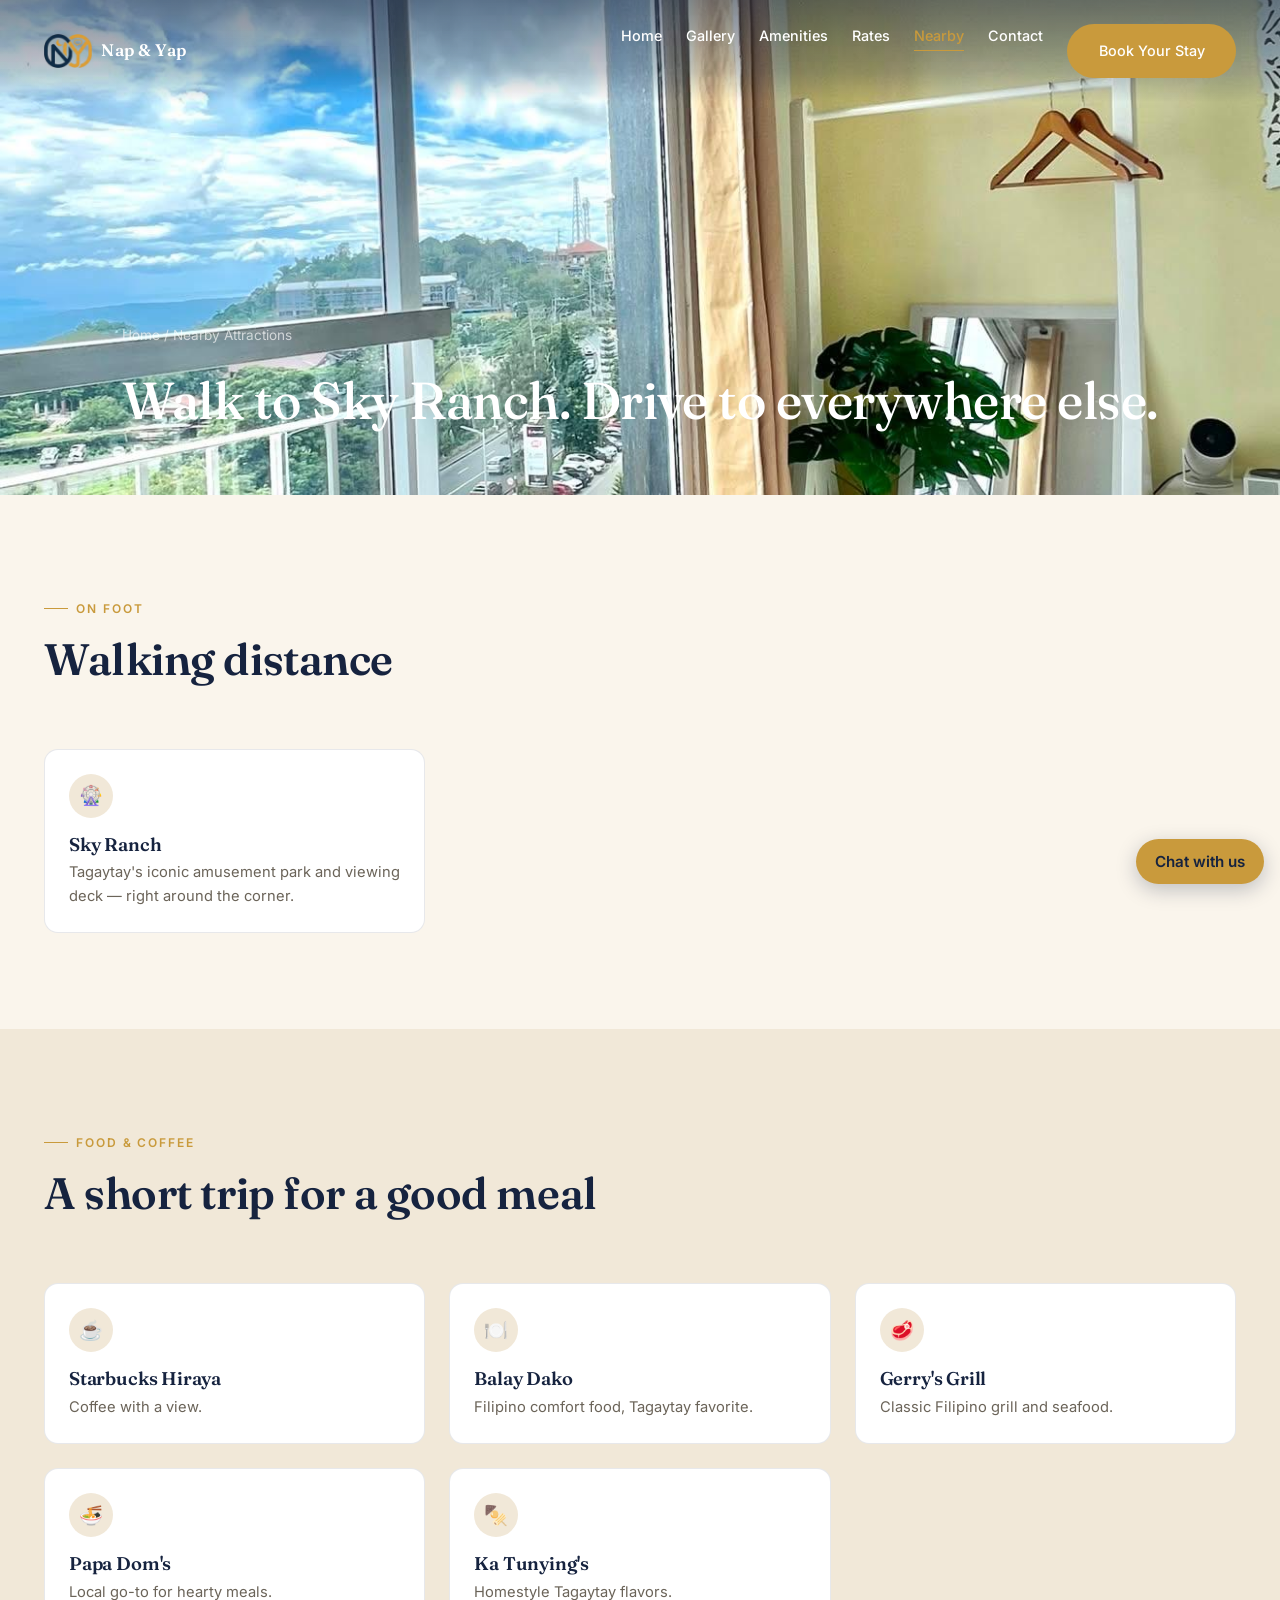
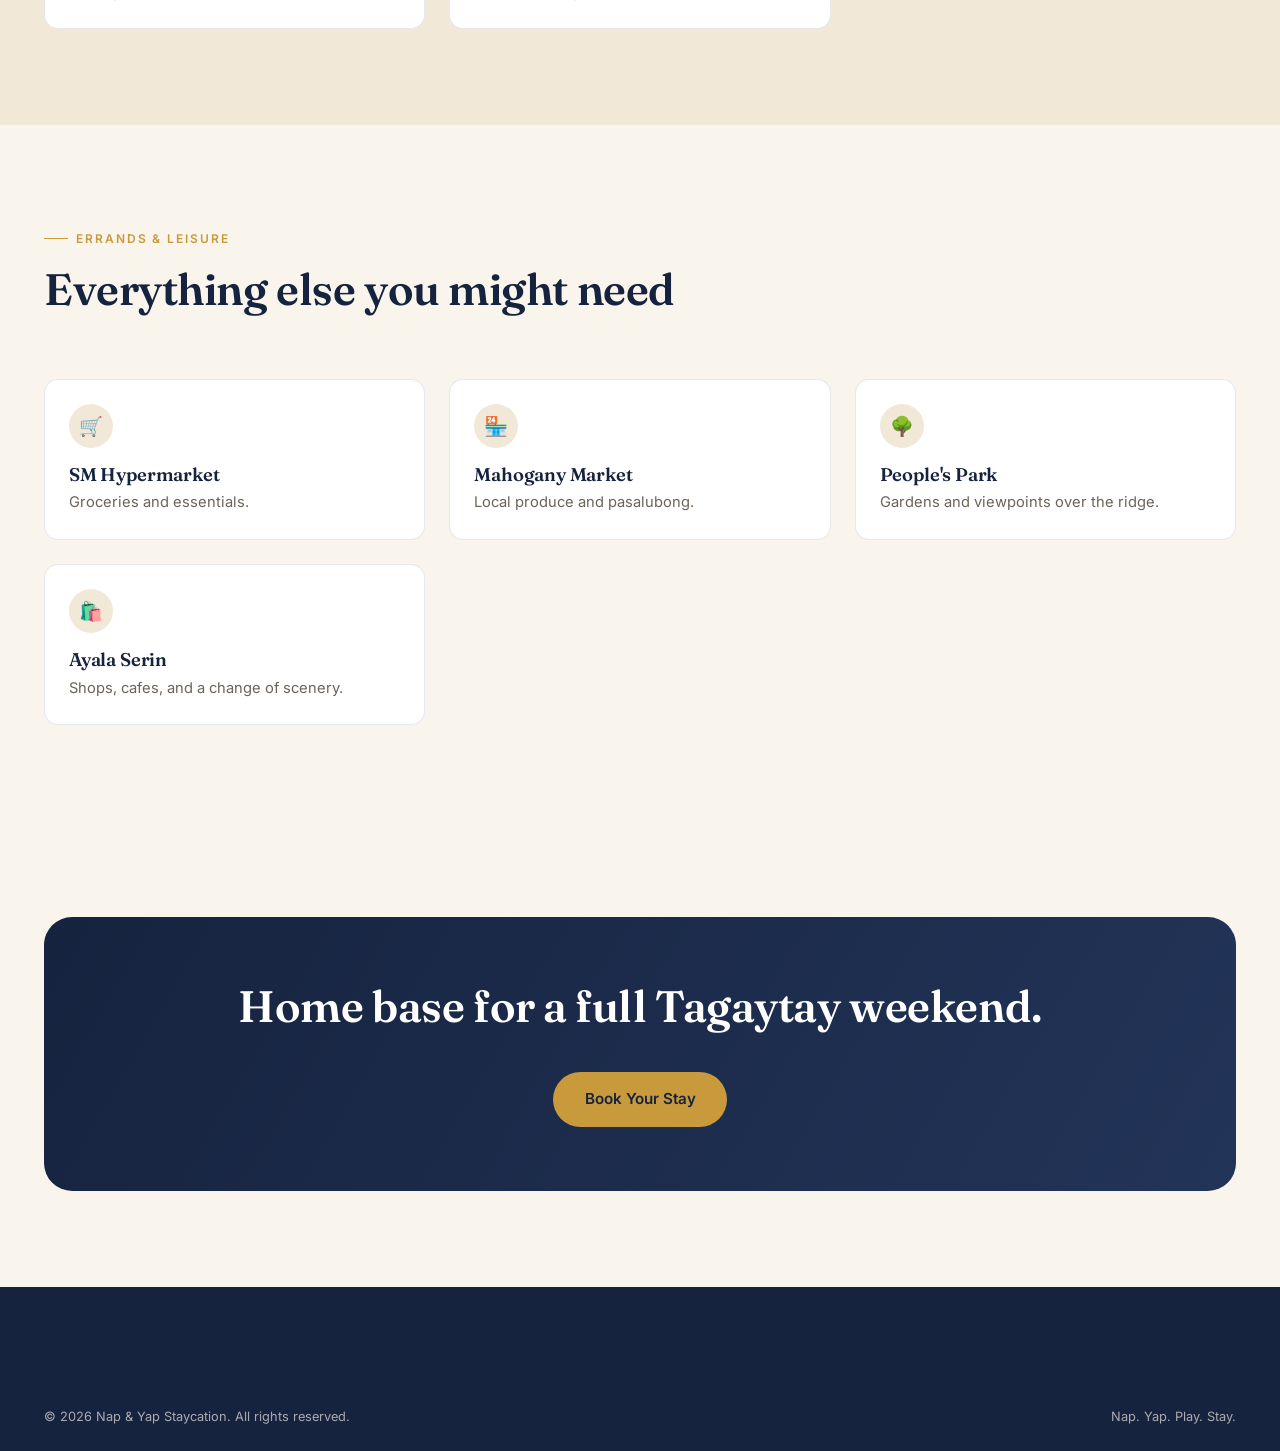
<file: attractions.html>
<!DOCTYPE html>
<html lang="en">
<head>
<meta charset="UTF-8">
<link rel="icon" href="favicon.ico" sizes="any">
<link rel="icon" type="image/png" href="assets/images/favicon-32.png">
<link rel="apple-touch-icon" href="assets/images/favicon-180.png">
<meta name="viewport" content="width=device-width, initial-scale=1.0">
<title>Nearby Attractions | Nap & Yap Staycation</title>
<meta name="description" content="Walking distance to Sky Ranch, minutes from Starbucks Hiraya, SM Hypermarket, Balay Dako, Gerry's Grill, and more Tagaytay favorites.">
<meta property="og:title" content="Nearby Attractions | Nap & Yap Staycation">
<meta property="og:description" content="Walking distance to Sky Ranch, minutes from Starbucks Hiraya, SM Hypermarket, Balay Dako, Gerry's Grill, and more Tagaytay favorites.">
<meta property="og:image" content="assets/images/1000512835.jpg">
<meta property="og:type" content="website">
<link rel="preconnect" href="https://fonts.googleapis.com">
<link href="https://fonts.googleapis.com/css2?family=Fraunces:ital,wght@0,400;0,500;0,600;1,500&family=Inter:wght@400;500;600;700&display=swap" rel="stylesheet">
<link rel="stylesheet" href="assets/css/style.css">
</head>
<body>

<nav class="nav">
  <div class="container nav-inner">
    <a href="index.html" class="nav-logo"><span class="logo-badge"><img src="assets/images/logo.png" alt="Nap & Yap Staycation logo"></span><span>Nap & Yap</span></a>
    <button class="nav-burger" aria-label="Toggle menu"><span></span><span></span><span></span></button>
    <div class="nav-links">
      <a href="index.html">Home</a>
      <a href="gallery.html">Gallery</a>
      <a href="amenities.html">Amenities</a>
      <a href="rates.html">Rates</a>
      <a href="attractions.html" class="active">Nearby</a>
      <a href="contact.html">Contact</a>
      <a href="booking.html" class="btn btn-gold nav-cta">Book Your Stay</a>
    </div>
  </div>
</nav>

<header class="page-hero">
  <div class="page-hero-bg" style="background-image:url('assets/images/1000512835.jpg');"></div>
  <div class="container page-hero-content">
    <p class="breadcrumb"><a href="index.html">Home</a> / Nearby Attractions</p>
    <h1>Walk to Sky Ranch. Drive to everywhere else.</h1>
  </div>
</header>

<section>
  <div class="container">
    <div class="section-head">
      <p class="eyebrow">On Foot</p>
      <h2>Walking distance</h2>
    </div>
    <div class="grid-3">
      <div class="card reveal"><div class="icon">🎡</div><h3>Sky Ranch</h3><p>Tagaytay's iconic amusement park and viewing deck — right around the corner.</p></div>
    </div>
  </div>
</section>

<section class="section-alt">
  <div class="container">
    <div class="section-head">
      <p class="eyebrow">Food & Coffee</p>
      <h2>A short trip for a good meal</h2>
    </div>
    <div class="grid-3">
      <div class="card reveal"><div class="icon">☕</div><h3>Starbucks Hiraya</h3><p>Coffee with a view.</p></div>
      <div class="card reveal reveal-delay-1"><div class="icon">🍽️</div><h3>Balay Dako</h3><p>Filipino comfort food, Tagaytay favorite.</p></div>
      <div class="card reveal reveal-delay-2"><div class="icon">🥩</div><h3>Gerry's Grill</h3><p>Classic Filipino grill and seafood.</p></div>
      <div class="card reveal"><div class="icon">🍜</div><h3>Papa Dom's</h3><p>Local go-to for hearty meals.</p></div>
      <div class="card reveal reveal-delay-1"><div class="icon">🍢</div><h3>Ka Tunying's</h3><p>Homestyle Tagaytay flavors.</p></div>
    </div>
  </div>
</section>

<section>
  <div class="container">
    <div class="section-head">
      <p class="eyebrow">Errands & Leisure</p>
      <h2>Everything else you might need</h2>
    </div>
    <div class="grid-3">
      <div class="card reveal"><div class="icon">🛒</div><h3>SM Hypermarket</h3><p>Groceries and essentials.</p></div>
      <div class="card reveal reveal-delay-1"><div class="icon">🏪</div><h3>Mahogany Market</h3><p>Local produce and pasalubong.</p></div>
      <div class="card reveal reveal-delay-2"><div class="icon">🌳</div><h3>People's Park</h3><p>Gardens and viewpoints over the ridge.</p></div>
      <div class="card reveal"><div class="icon">🛍️</div><h3>Ayala Serin</h3><p>Shops, cafes, and a change of scenery.</p></div>
    </div>
  </div>
</section>

<section>
  <div class="container">
    <div class="cta-band reveal">
      <h2>Home base for a full Tagaytay weekend.</h2>
      <div class="actions"><a href="booking.html" class="btn btn-gold">Book Your Stay</a></div>
    </div>
  </div>
</section>

<footer>
  <div class="container footer-bottom">
    <span>© 2026 Nap & Yap Staycation. All rights reserved.</span>
    <span>Nap. Yap. Play. Stay.</span>
  </div>
</footer>

<script src="assets/js/main.js"></script>
<script defer src="https://sitewatch.sitewatch-thewatcher.workers.dev/t.js"></script></body>
</html>
</file>
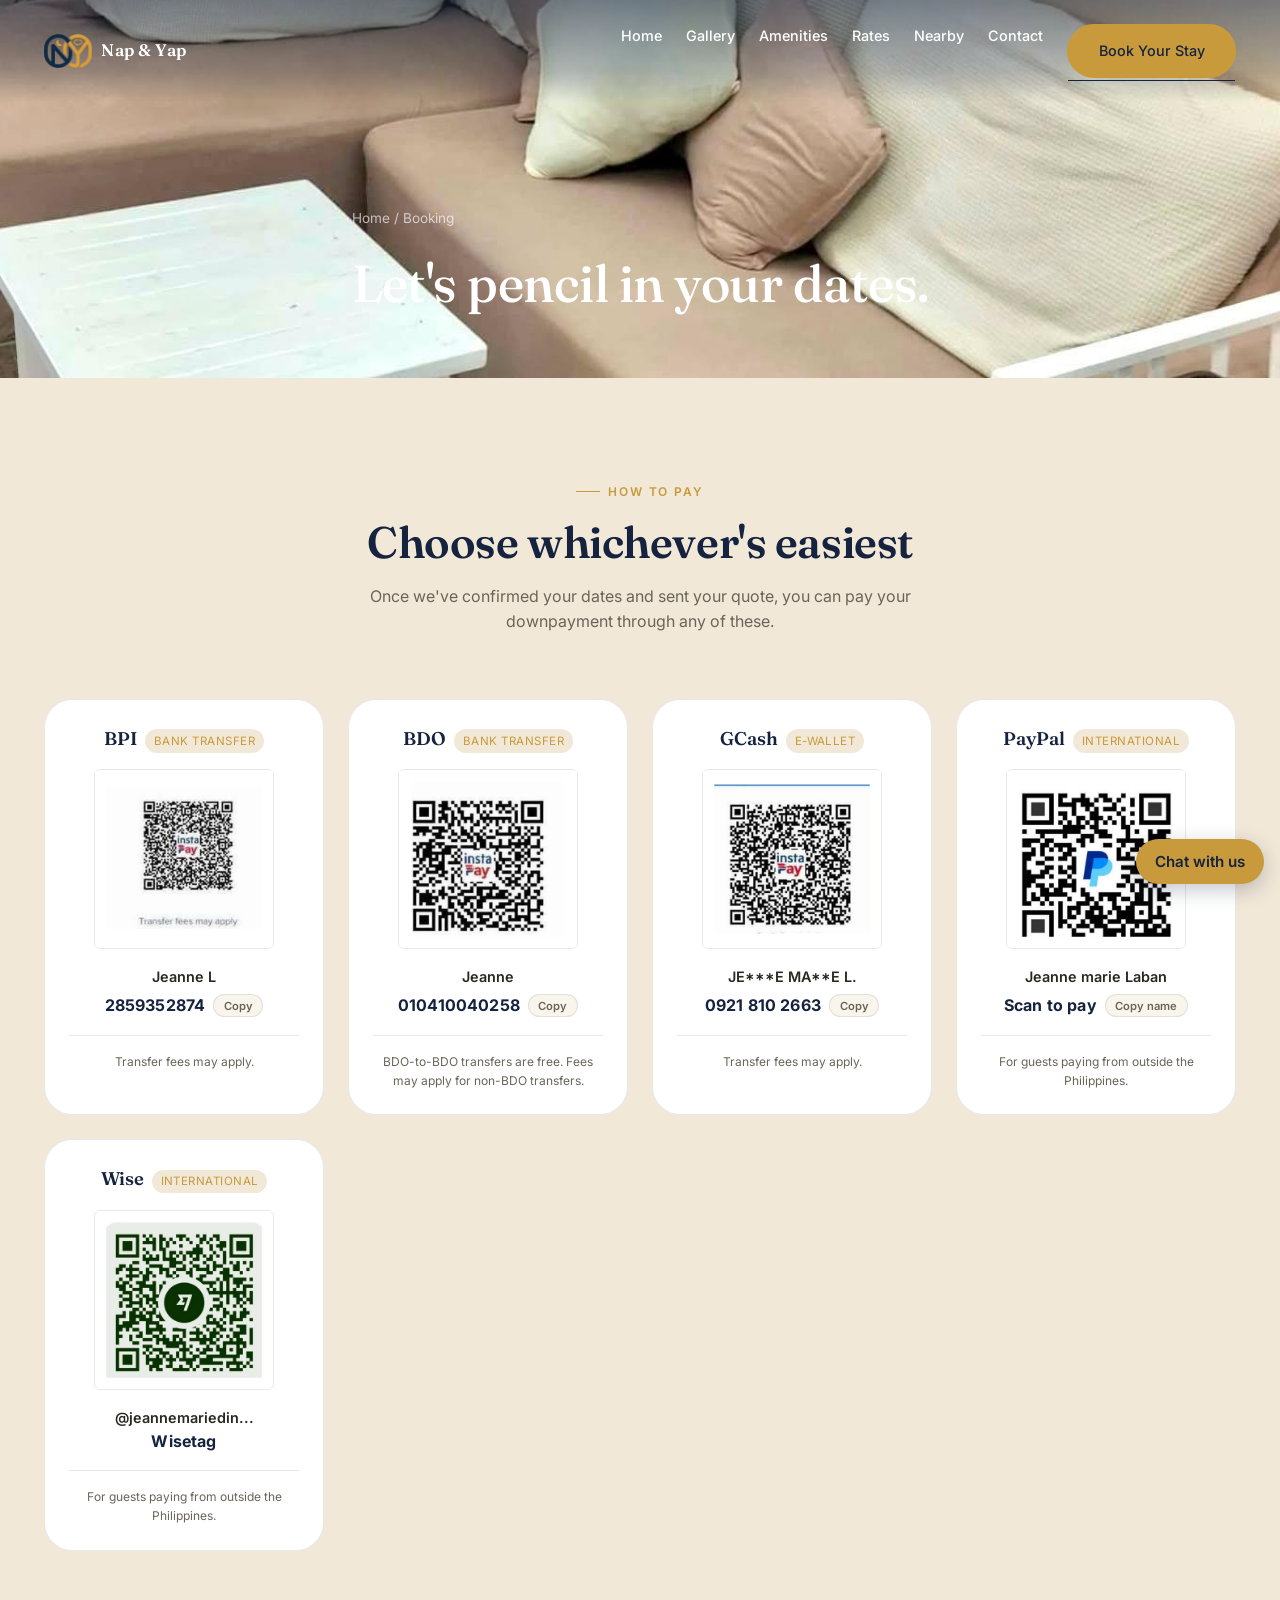
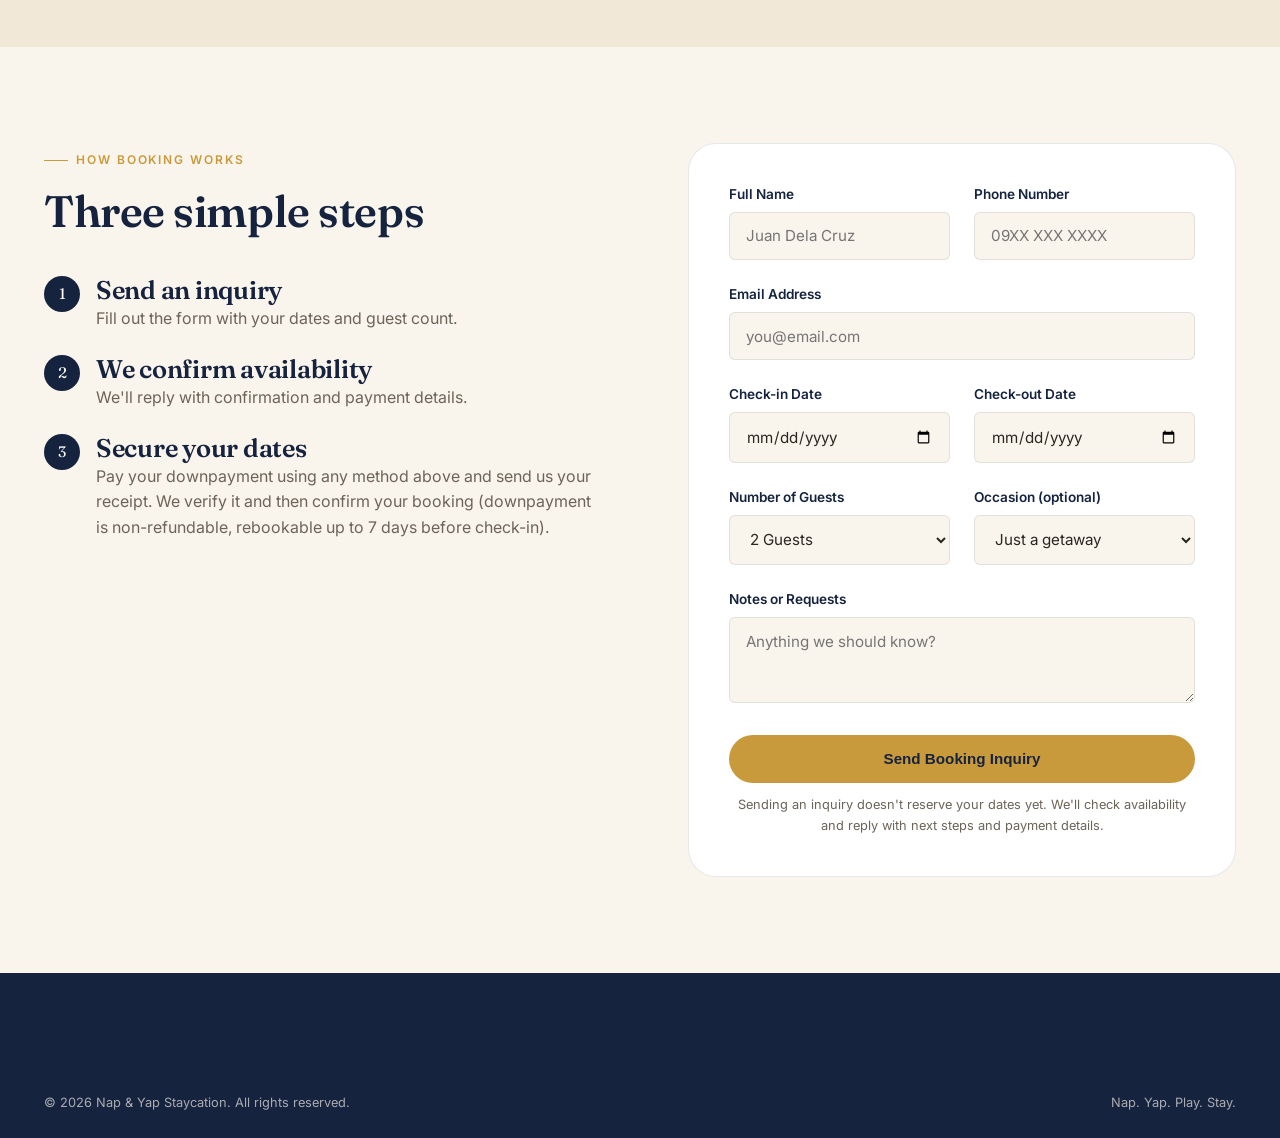
<file: booking.html>
<!DOCTYPE html>
<html lang="en">
<head>
<meta charset="UTF-8">
<link rel="icon" href="favicon.ico" sizes="any">
<link rel="icon" type="image/png" href="assets/images/favicon-32.png">
<link rel="apple-touch-icon" href="assets/images/favicon-180.png">
<meta name="viewport" content="width=device-width, initial-scale=1.0">
<title>Book Your Stay | Nap & Yap Staycation</title>
<meta name="description" content="Book your Tagaytay staycation at Nap & Yap. Select your dates and send an inquiry — we'll confirm availability and next steps.">
<meta property="og:title" content="Book Your Stay | Nap & Yap Staycation">
<meta property="og:description" content="Book your Tagaytay staycation at Nap & Yap. Select your dates and send an inquiry — we'll confirm availability and next steps.">
<meta property="og:image" content="assets/images/1000512845.jpg">
<meta property="og:type" content="website">
<link rel="preconnect" href="https://fonts.googleapis.com">
<link href="https://fonts.googleapis.com/css2?family=Fraunces:ital,wght@0,400;0,500;0,600;1,500&family=Inter:wght@400;500;600;700&display=swap" rel="stylesheet">
<link rel="stylesheet" href="assets/css/style.css">
<style>
  .form-wrap { max-width: 640px; margin: 0 auto; background: var(--white); border-radius: var(--radius-lg); padding: var(--space-4); border: 1px solid var(--line); }
  .form-row { display: grid; grid-template-columns: 1fr; gap: var(--space-3); margin-bottom: var(--space-3); }
  @media (min-width: 640px) { .form-row.two { grid-template-columns: 1fr 1fr; } }
  label { display: block; font-size: 0.85rem; font-weight: 600; color: var(--navy); margin-bottom: 0.4rem; }
  input, select, textarea {
    width: 100%; padding: 0.85rem 1rem; border-radius: var(--radius-sm);
    border: 1px solid var(--line); background: var(--cream); font-family: var(--font-body);
    font-size: 0.95rem; color: var(--ink); transition: border-color 0.3s;
  }
  input:focus, select:focus, textarea:focus { outline: none; border-color: var(--gold); }
  .steps { display: flex; flex-direction: column; gap: var(--space-3); }
  .step { display: flex; gap: var(--space-2); align-items: flex-start; }
  .step .n {
    flex-shrink: 0; width: 36px; height: 36px; border-radius: 50%;
    background: var(--navy); color: var(--white); display: flex; align-items: center; justify-content: center;
    font-family: var(--font-display); font-size: 0.95rem;
  }

  /* Payment options grid */
  .pay-grid { display: grid; grid-template-columns: repeat(auto-fit, minmax(220px, 1fr)); gap: var(--space-3); margin-top: var(--space-4); }
  .pay-card {
    background: var(--white); border: 1px solid var(--line); border-radius: var(--radius-lg);
    padding: var(--space-3); text-align: center; transition: border-color 0.3s, transform 0.3s;
  }
  .pay-card:hover { border-color: var(--gold); transform: translateY(-3px); }
  .pay-card-head { display: flex; align-items: baseline; justify-content: center; gap: 0.5rem; margin-bottom: var(--space-2); flex-wrap: wrap; }
  .pay-name { font-family: var(--font-display); font-weight: 600; font-size: 1.15rem; color: var(--navy); }
  .pay-tag { font-size: 0.72rem; text-transform: uppercase; letter-spacing: 0.04em; color: var(--gold); background: var(--cream-dark); padding: 0.15rem 0.55rem; border-radius: 20px; }
  .pay-qr { width: 100%; max-width: 180px; height: auto; margin: 0 auto var(--space-2); border-radius: var(--radius-sm); border: 1px solid var(--line); display: block; }
  .pay-account-name { font-weight: 600; color: var(--ink); font-size: 0.9rem; margin: 0; }
  .pay-account-row { display: flex; align-items: center; justify-content: center; gap: 0.5rem; margin-top: 0.3rem; flex-wrap: wrap; }
  .pay-account-num { font-weight: 700; font-size: 1rem; color: var(--navy); letter-spacing: 0.01em; }
  .pay-copy-btn {
    font-family: var(--font-body); font-size: 0.7rem; font-weight: 600; padding: 0.22rem 0.6rem;
    border-radius: 20px; border: 1px solid var(--line); background: var(--cream); color: var(--ink-soft);
    cursor: pointer; transition: all 0.25s;
  }
  .pay-copy-btn:hover { border-color: var(--gold); color: var(--navy); }
  .pay-copy-btn.copied { background: var(--gold); color: var(--white); border-color: var(--gold); }
  .pay-note { font-size: 0.75rem; color: var(--ink-soft); margin-top: var(--space-2); padding-top: var(--space-2); border-top: 1px solid var(--line); }

  .field-error { color: #B3261E; font-size: 0.78rem; margin: 0.35rem 0 0; }
  input.has-error, select.has-error, textarea.has-error { border-color: #B3261E; }
  .hp-field { position: absolute; left: -10000px; width: 1px; height: 1px; overflow: hidden; }
  .form-status { display: none; margin-bottom: var(--space-3); padding: 0.8rem 1rem; border-radius: var(--radius-sm); background: #FBEAE8; color: #7A1B15; font-size: 0.9rem; line-height: 1.5; }
  .form-status.show { display: block; }
  button[disabled] { opacity: 0.6; cursor: not-allowed; }

  /* Receipt file upload (unused on this page now; kept for the later receipt step) */
  input[type="file"] {
    padding: 0.65rem 0.85rem; cursor: pointer; font-size: 0.88rem;
  }
  input[type="file"]::file-selector-button {
    padding: 0.5rem 1rem; margin-right: 0.85rem; border: none; border-radius: 20px;
    background: var(--navy); color: var(--white); font-family: var(--font-body); font-weight: 600;
    font-size: 0.82rem; cursor: pointer; transition: background 0.3s;
  }
  input[type="file"]::file-selector-button:hover { background: var(--gold); color: var(--navy); }
  .receipt-hint { font-size: 0.78rem; color: var(--ink-soft); margin-top: 0.5rem; line-height: 1.5; }
  .receipt-hint a { color: var(--gold); text-decoration: underline; text-underline-offset: 2px; }
</style>
</head>
<body>

<nav class="nav">
  <div class="container nav-inner">
    <a href="index.html" class="nav-logo"><span class="logo-badge"><img src="assets/images/logo.png" alt="Nap & Yap Staycation logo"></span><span>Nap & Yap</span></a>
    <button class="nav-burger" aria-label="Toggle menu"><span></span><span></span><span></span></button>
    <div class="nav-links">
      <a href="index.html">Home</a>
      <a href="gallery.html">Gallery</a>
      <a href="amenities.html">Amenities</a>
      <a href="rates.html">Rates</a>
      <a href="attractions.html">Nearby</a>
      <a href="contact.html">Contact</a>
      <a href="booking.html" class="btn btn-gold nav-cta active">Book Your Stay</a>
    </div>
  </div>
</nav>

<header class="page-hero" style="min-height:42vh;">
  <div class="page-hero-bg" style="background-image:url('assets/images/1000512845.jpg');"></div>
  <div class="container page-hero-content">
    <p class="breadcrumb"><a href="index.html">Home</a> / Booking</p>
    <h1>Let's pencil in your dates.</h1>
  </div>
</header>

<section id="payment-options" class="section-alt">
  <div class="container">
    <div class="section-head center">
      <p class="eyebrow">How to Pay</p>
      <h2>Choose whichever's easiest</h2>
      <p class="mt-2" style="max-width:560px;margin-left:auto;margin-right:auto;">Once we've confirmed your dates and sent your quote, you can pay your downpayment through any of these.</p>
    </div>
    <div class="pay-grid reveal">
      <div class="pay-card">
        <div class="pay-card-head">
          <span class="pay-name">BPI</span>
          <span class="pay-tag">Bank transfer</span>
        </div>
        <img class="pay-qr" src="assets/images/qr-bpi.png" alt="BPI InstaPay QR code">
        <div class="pay-details">
          <p class="pay-account-name">Jeanne L</p>
          <div class="pay-account-row">
            <span class="pay-account-num">2859352874</span>
            <button type="button" class="pay-copy-btn" data-copy="2859352874">Copy</button>
          </div>
        </div>
        <p class="pay-note">Transfer fees may apply.</p>
      </div>
      <div class="pay-card">
        <div class="pay-card-head">
          <span class="pay-name">BDO</span>
          <span class="pay-tag">Bank transfer</span>
        </div>
        <img class="pay-qr" src="assets/images/qr-bdo.png" alt="BDO InstaPay QR code">
        <div class="pay-details">
          <p class="pay-account-name">Jeanne</p>
          <div class="pay-account-row">
            <span class="pay-account-num">010410040258</span>
            <button type="button" class="pay-copy-btn" data-copy="010410040258">Copy</button>
          </div>
        </div>
        <p class="pay-note">BDO-to-BDO transfers are free. Fees may apply for non-BDO transfers.</p>
      </div>
      <div class="pay-card">
        <div class="pay-card-head">
          <span class="pay-name">GCash</span>
          <span class="pay-tag">E-wallet</span>
        </div>
        <img class="pay-qr" src="assets/images/qr-gcash.png" alt="GCash QR code">
        <div class="pay-details">
          <p class="pay-account-name">JE***E MA**E L.</p>
          <div class="pay-account-row">
            <span class="pay-account-num">0921 810 2663</span>
            <button type="button" class="pay-copy-btn" data-copy="09218102663">Copy</button>
          </div>
        </div>
        <p class="pay-note">Transfer fees may apply.</p>
      </div>
      <div class="pay-card">
        <div class="pay-card-head">
          <span class="pay-name">PayPal</span>
          <span class="pay-tag">International</span>
        </div>
        <img class="pay-qr" src="assets/images/qr-paypal.png" alt="PayPal QR code">
        <div class="pay-details">
          <p class="pay-account-name">Jeanne marie Laban</p>
          <div class="pay-account-row">
            <span class="pay-account-num">Scan to pay</span>
            <button type="button" class="pay-copy-btn" data-copy="Jeanne marie Laban">Copy name</button>
          </div>
        </div>
        <p class="pay-note">For guests paying from outside the Philippines.</p>
      </div>
      <div class="pay-card">
        <div class="pay-card-head">
          <span class="pay-name">Wise</span>
          <span class="pay-tag">International</span>
        </div>
        <img class="pay-qr" src="assets/images/qr-wise.png" alt="Wise QR code">
        <div class="pay-details">
          <p class="pay-account-name">@jeannemariedin...</p>
          <p class="pay-account-num">Wisetag</p>
        </div>
        <p class="pay-note">For guests paying from outside the Philippines.</p>
      </div>
    </div>
  </div>
</section>

<section>
  <div class="container">
    <div class="split reveal" style="align-items:flex-start;">
      <div>
        <p class="eyebrow">How Booking Works</p>
        <h2 class="mt-2">Three simple steps</h2>
        <div class="steps mt-4">
          <div class="step">
            <div class="n">1</div>
            <div><h3>Send an inquiry</h3><p>Fill out the form with your dates and guest count.</p></div>
          </div>
          <div class="step">
            <div class="n">2</div>
            <div><h3>We confirm availability</h3><p>We'll reply with confirmation and payment details.</p></div>
          </div>
          <div class="step">
            <div class="n">3</div>
            <div><h3>Secure your dates</h3><p>Pay your downpayment using any method above and send us your receipt. We verify it and then confirm your booking (downpayment is non-refundable, rebookable up to 7 days before check-in).</p></div>
          </div>
        </div>
      </div>

      <form class="form-wrap" id="inquiryForm" novalidate>
        <div class="form-status" id="formStatus" role="alert"></div>
        <div class="hp-field" aria-hidden="true">
          <label for="website">Leave this field empty</label>
          <input type="text" id="website" name="website" tabindex="-1" autocomplete="off">
        </div>
        <div class="form-row two">
          <div>
            <label for="fname">Full Name</label>
            <input type="text" id="fname" name="fname" required placeholder="Juan Dela Cruz">
          </div>
          <div>
            <label for="phone">Phone Number</label>
            <input type="tel" id="phone" name="phone" required placeholder="09XX XXX XXXX">
          </div>
        </div>
        <div class="form-row">
          <div>
            <label for="email">Email Address</label>
            <input type="email" id="email" name="email" required placeholder="you@email.com">
          </div>
        </div>
        <div class="form-row two">
          <div>
            <label for="checkin">Check-in Date</label>
            <input type="date" id="checkin" name="checkin" required>
          </div>
          <div>
            <label for="checkout">Check-out Date</label>
            <input type="date" id="checkout" name="checkout" required>
          </div>
        </div>
        <div class="form-row two">
          <div>
            <label for="guests">Number of Guests</label>
            <select id="guests" name="guests">
              <option value="2">2 Guests</option>
              <option value="3">3 Guests (+₱500)</option>
              <option value="4">4 Guests (+₱1,000)</option>
              <option value="5">5+ Guests</option>
            </select>
          </div>
          <div>
            <label for="occasion">Occasion (optional)</label>
            <select id="occasion" name="occasion">
              <option value="Just a getaway">Just a getaway</option>
              <option value="Anniversary">Anniversary</option>
              <option value="Family trip">Family trip</option>
              <option value="Friends trip">Friends trip</option>
            </select>
          </div>
        </div>
        <div class="form-row">
          <div>
            <label for="notes">Notes or Requests</label>
            <textarea id="notes" name="notes" rows="3" placeholder="Anything we should know?"></textarea>
          </div>
        </div>
        <button type="submit" id="submitBtn" class="btn btn-gold" style="width:100%; justify-content:center;">Send Booking Inquiry</button>
        <p style="font-size:0.8rem; margin-top:0.8rem; text-align:center;">Sending an inquiry doesn't reserve your dates yet. We'll check availability and reply with next steps and payment details.</p>
      </form>
      <div id="formSuccess" style="display:none; text-align:center; padding:var(--space-4); background:var(--cream-dark); border-radius:var(--radius-lg);">
        <h3>Inquiry received</h3>
        <p class="mt-2">Your reference is <strong id="refCode"></strong>. This is not a confirmed booking yet. We'll check availability and get back to you with next steps.</p>
      </div>
    </div>
  </div>
</section>

<footer>
  <div class="container footer-bottom">
    <span>© 2026 Nap & Yap Staycation. All rights reserved.</span>
    <span>Nap. Yap. Play. Stay.</span>
  </div>
</footer>

<script src="assets/js/main.js"></script>
<script>
var INQUIRY_ENDPOINT = 'https://skczajswyzkkvgmwzdmi.supabase.co/functions/v1/submit-inquiry';

(function() {
  var form = document.getElementById('inquiryForm');
  var statusBox = document.getElementById('formStatus');
  var btn = document.getElementById('submitBtn');
  var successBox = document.getElementById('formSuccess');
  var fieldIds = { name: 'fname', phone: 'phone', email: 'email', check_in: 'checkin', check_out: 'checkout', guests: 'guests', occasion: 'occasion', notes: 'notes' };

  // Date helpers: dates are plain YYYY-MM-DD strings, no timezone surprises.
  function pad(n) { return (n < 10 ? '0' : '') + n; }
  function ymd(d) { return d.getFullYear() + '-' + pad(d.getMonth() + 1) + '-' + pad(d.getDate()); }
  var checkin = document.getElementById('checkin');
  var checkout = document.getElementById('checkout');
  checkin.min = ymd(new Date());
  checkout.min = checkin.min;
  checkin.addEventListener('change', function() {
    if (!checkin.value) return;
    var d = new Date(checkin.value + 'T00:00:00');
    d.setDate(d.getDate() + 1);
    checkout.min = ymd(d);
    if (checkout.value && checkout.value <= checkin.value) checkout.value = '';
  });

  function clearErrors() {
    statusBox.className = 'form-status';
    statusBox.textContent = '';
    form.querySelectorAll('.field-error').forEach(function(e) { e.remove(); });
    form.querySelectorAll('.has-error').forEach(function(e) { e.classList.remove('has-error'); });
  }
  function showStatus(msg) {
    statusBox.textContent = msg;
    statusBox.className = 'form-status show';
    statusBox.scrollIntoView({ behavior: 'smooth', block: 'center' });
  }
  function showFieldErrors(errors) {
    var general = [];
    Object.keys(errors).forEach(function(key) {
      var el = document.getElementById(fieldIds[key]);
      if (!el) { general.push(errors[key]); return; }
      el.classList.add('has-error');
      var p = document.createElement('p');
      p.className = 'field-error';
      p.textContent = errors[key];
      el.parentNode.appendChild(p);
    });
    if (general.length) showStatus(general.join(' '));
    else {
      var first = form.querySelector('.has-error');
      if (first) first.focus();
    }
  }

  form.addEventListener('submit', function(ev) {
    ev.preventDefault();
    clearErrors();
    var data = {
      name: document.getElementById('fname').value,
      phone: document.getElementById('phone').value,
      email: document.getElementById('email').value,
      check_in: checkin.value,
      check_out: checkout.value,
      guests: document.getElementById('guests').value,
      occasion: document.getElementById('occasion').value,
      notes: document.getElementById('notes').value,
      website: document.getElementById('website').value
    };
    btn.disabled = true;
    var label = btn.textContent;
    btn.textContent = 'Sending...';

    fetch(INQUIRY_ENDPOINT, {
      method: 'POST',
      headers: { 'Content-Type': 'application/json' },
      body: JSON.stringify(data)
    }).then(function(res) {
      return res.json().catch(function() { return {}; }).then(function(body) { return { status: res.status, body: body }; });
    }).then(function(r) {
      if (r.body && r.body.ok === true) {
        document.getElementById('refCode').textContent = r.body.reference;
        form.style.display = 'none';
        successBox.style.display = 'block';
        successBox.scrollIntoView({ behavior: 'smooth', block: 'center' });
        return;
      }
      if (r.body && r.body.errors) showFieldErrors(r.body.errors);
      else showStatus((r.body && r.body.message) || "We couldn't send your inquiry just now. Please try again, or message us on Facebook.");
      btn.disabled = false; btn.textContent = label;
    }).catch(function() {
      showStatus("We couldn't reach our server. Please check your connection and try again, or message us on Facebook.");
      btn.disabled = false; btn.textContent = label;
    });
  });
})();
</script>
<script>
document.querySelectorAll('.pay-copy-btn').forEach(function(btn) {
  btn.addEventListener('click', function() {
    var value = btn.getAttribute('data-copy');
    var original = btn.textContent;
    var done = function() {
      btn.textContent = 'Copied';
      btn.classList.add('copied');
      setTimeout(function() { btn.textContent = original; btn.classList.remove('copied'); }, 1600);
    };
    if (navigator.clipboard && navigator.clipboard.writeText) {
      navigator.clipboard.writeText(value).then(done).catch(function() {
        window.prompt('Copy this:', value);
      });
    } else {
      window.prompt('Copy this:', value);
    }
  });
});
</script>
<script defer src="https://sitewatch.sitewatch-thewatcher.workers.dev/t.js"></script></body>
</html>
</file>
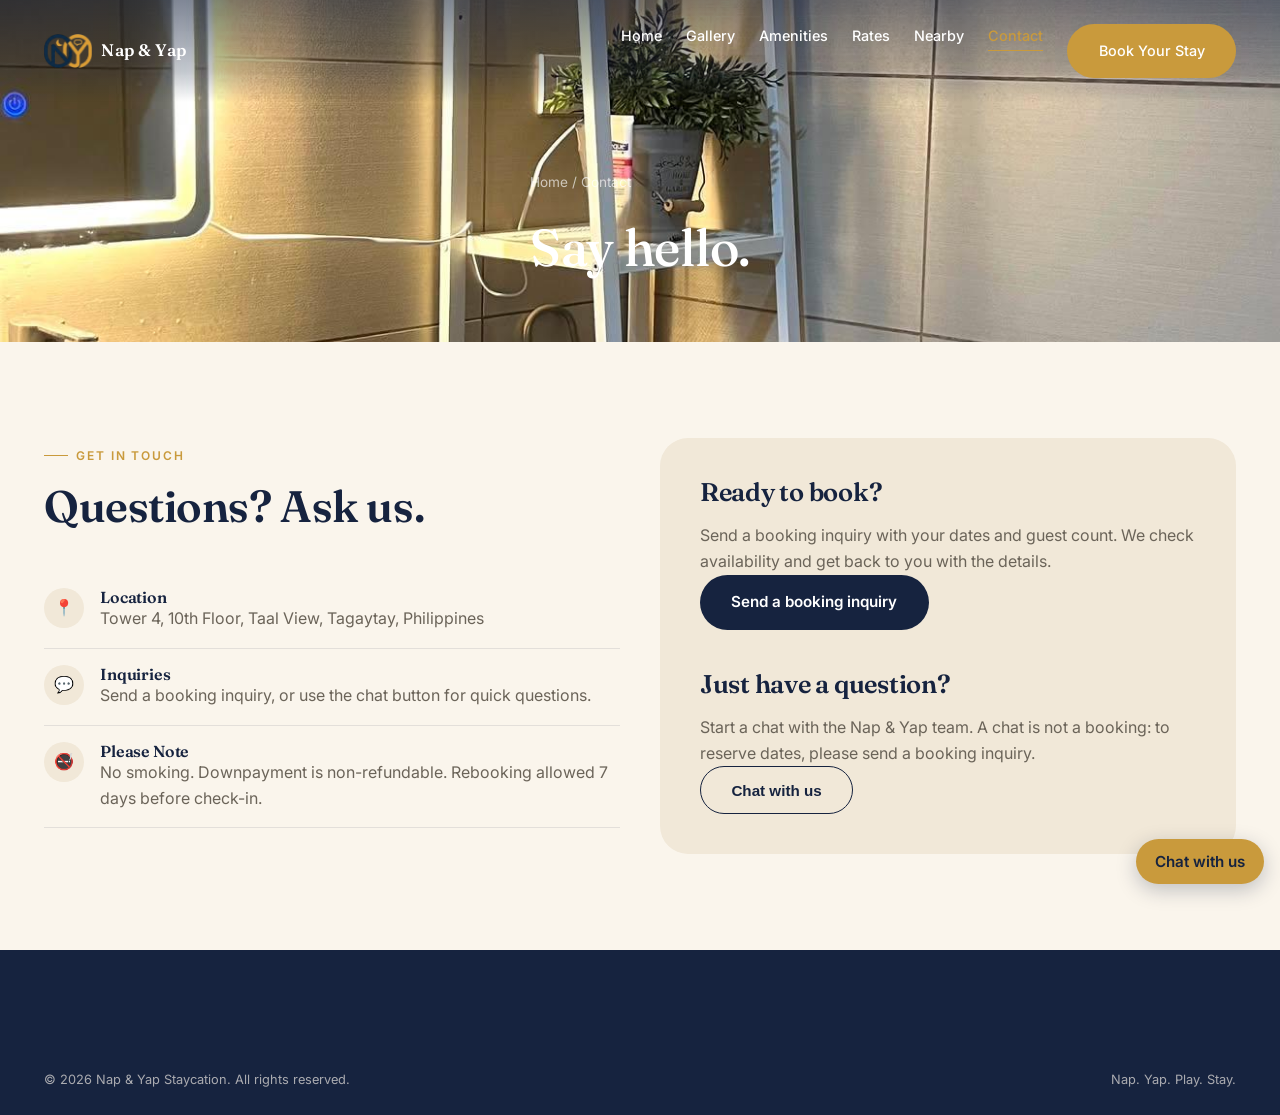
<file: contact.html>
<!DOCTYPE html>
<html lang="en">
<head>
<meta charset="UTF-8">
<link rel="icon" href="favicon.ico" sizes="any">
<link rel="icon" type="image/png" href="assets/images/favicon-32.png">
<link rel="apple-touch-icon" href="assets/images/favicon-180.png">
<meta name="viewport" content="width=device-width, initial-scale=1.0">
<title>Contact | Nap & Yap Staycation</title>
<meta name="description" content="Get in touch with Nap & Yap Staycation — Tower 4, 10th Floor, Taal View, Tagaytay.">
<meta property="og:title" content="Contact | Nap & Yap Staycation">
<meta property="og:description" content="Get in touch with Nap & Yap Staycation — Tower 4, 10th Floor, Taal View, Tagaytay.">
<meta property="og:image" content="assets/images/1000512827.jpg">
<meta property="og:type" content="website">
<link rel="preconnect" href="https://fonts.googleapis.com">
<link href="https://fonts.googleapis.com/css2?family=Fraunces:ital,wght@0,400;0,500;0,600;1,500&family=Inter:wght@400;500;600;700&display=swap" rel="stylesheet">
<link rel="stylesheet" href="assets/css/style.css">
<style>
  .contact-grid { display: grid; grid-template-columns: 1fr; gap: var(--space-4); }
  @media (min-width: 900px) { .contact-grid { grid-template-columns: 1fr 1fr; } }
  .info-row { display: flex; gap: var(--space-2); align-items: flex-start; padding: var(--space-2) 0; border-bottom: 1px solid var(--line); }
  .info-row .icon { width: 40px; height: 40px; border-radius: 50%; background: var(--cream-dark); display:flex; align-items:center; justify-content:center; flex-shrink:0; }
  input, textarea {
    width: 100%; padding: 0.85rem 1rem; border-radius: var(--radius-sm);
    border: 1px solid var(--line); background: var(--cream-dark); font-family: var(--font-body);
    font-size: 0.95rem; color: var(--ink); margin-bottom: var(--space-3);
  }
  input:focus, textarea:focus { outline: none; border-color: var(--gold); }
  label { display:block; font-size:0.85rem; font-weight:600; color:var(--navy); margin-bottom:0.4rem; }
</style>
</head>
<body>

<nav class="nav">
  <div class="container nav-inner">
    <a href="index.html" class="nav-logo"><span class="logo-badge"><img src="assets/images/logo.png" alt="Nap & Yap Staycation logo"></span><span>Nap & Yap</span></a>
    <button class="nav-burger" aria-label="Toggle menu"><span></span><span></span><span></span></button>
    <div class="nav-links">
      <a href="index.html">Home</a>
      <a href="gallery.html">Gallery</a>
      <a href="amenities.html">Amenities</a>
      <a href="rates.html">Rates</a>
      <a href="attractions.html">Nearby</a>
      <a href="contact.html" class="active">Contact</a>
      <a href="booking.html" class="btn btn-gold nav-cta">Book Your Stay</a>
    </div>
  </div>
</nav>

<header class="page-hero" style="min-height:38vh;">
  <div class="page-hero-bg" style="background-image:url('assets/images/1000512827.jpg');"></div>
  <div class="container page-hero-content">
    <p class="breadcrumb"><a href="index.html">Home</a> / Contact</p>
    <h1>Say hello.</h1>
  </div>
</header>

<section>
  <div class="container">
    <div class="contact-grid">
      <div class="reveal">
        <p class="eyebrow">Get In Touch</p>
        <h2 class="mt-2">Questions? Ask us.</h2>
        <div class="mt-4">
          <div class="info-row">
            <div class="icon">📍</div>
            <div><h3 style="font-size:1rem;">Location</h3><p>Tower 4, 10th Floor, Taal View, Tagaytay, Philippines</p></div>
          </div>
          <div class="info-row">
            <div class="icon">💬</div>
            <div><h3 style="font-size:1rem;">Inquiries</h3><p>Send a booking inquiry, or use the chat button for quick questions.</p></div>
          </div>
          <div class="info-row">
            <div class="icon">🚭</div>
            <div><h3 style="font-size:1rem;">Please Note</h3><p>No smoking. Downpayment is non-refundable. Rebooking allowed 7 days before check-in.</p></div>
          </div>
        </div>
      </div>

      <div class="reveal reveal-delay-1" style="background:var(--cream-dark); border-radius:var(--radius-lg); padding:var(--space-4);">
        <h3>Ready to book?</h3>
        <p class="mt-2">Send a booking inquiry with your dates and guest count. We check availability and get back to you with the details.</p>
        <a href="booking.html" class="btn btn-primary mt-3">Send a booking inquiry</a>
        <h3 class="mt-4">Just have a question?</h3>
        <p class="mt-2">Start a chat with the Nap &amp; Yap team. A chat is not a booking: to reserve dates, please send a booking inquiry.</p>
        <button type="button" class="btn btn-outline-dark mt-3" onclick="var b=document.querySelector('.nyc-btn'); if (b) b.click();">Chat with us</button>
      </div>
    </div>
  </div>
</section>

<footer>
  <div class="container footer-bottom">
    <span>© 2026 Nap & Yap Staycation. All rights reserved.</span>
    <span>Nap. Yap. Play. Stay.</span>
  </div>
</footer>

<script src="assets/js/main.js"></script>
<script defer src="https://sitewatch.sitewatch-thewatcher.workers.dev/t.js"></script></body>
</html>
</file>
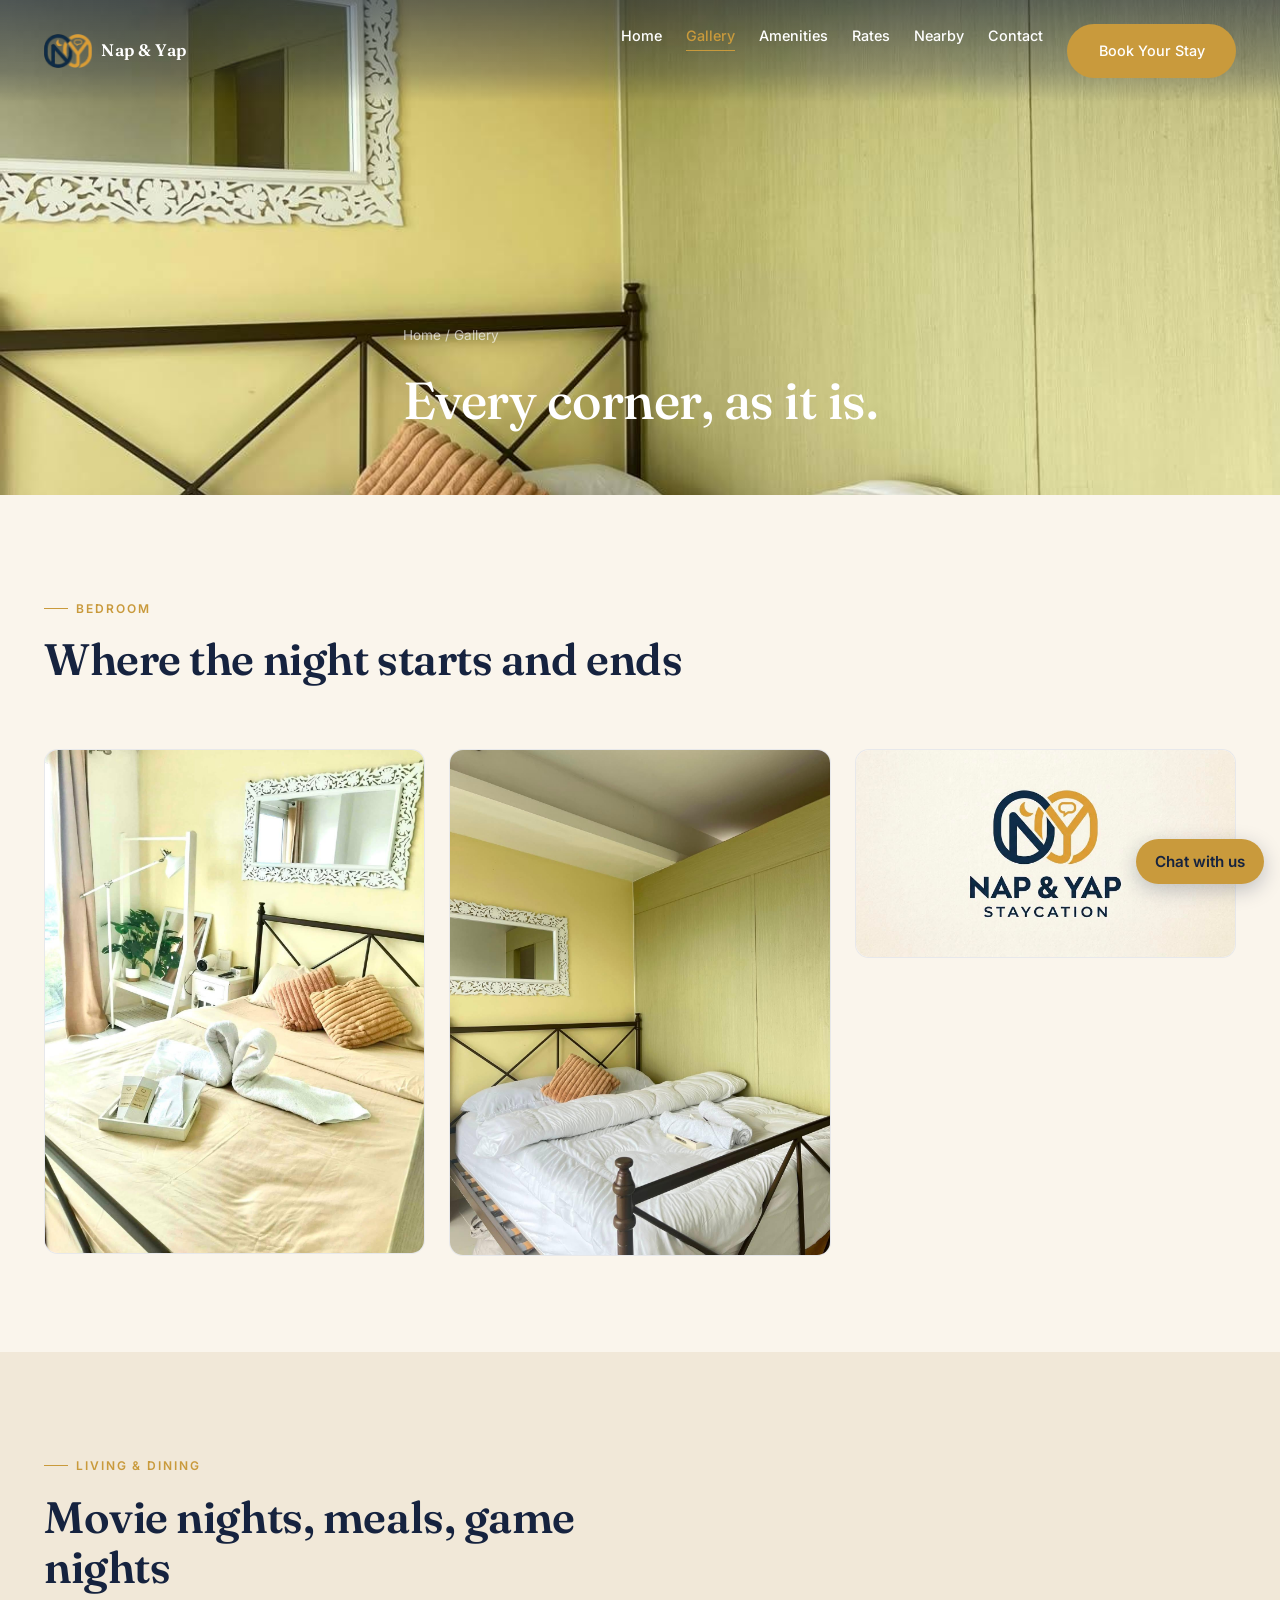
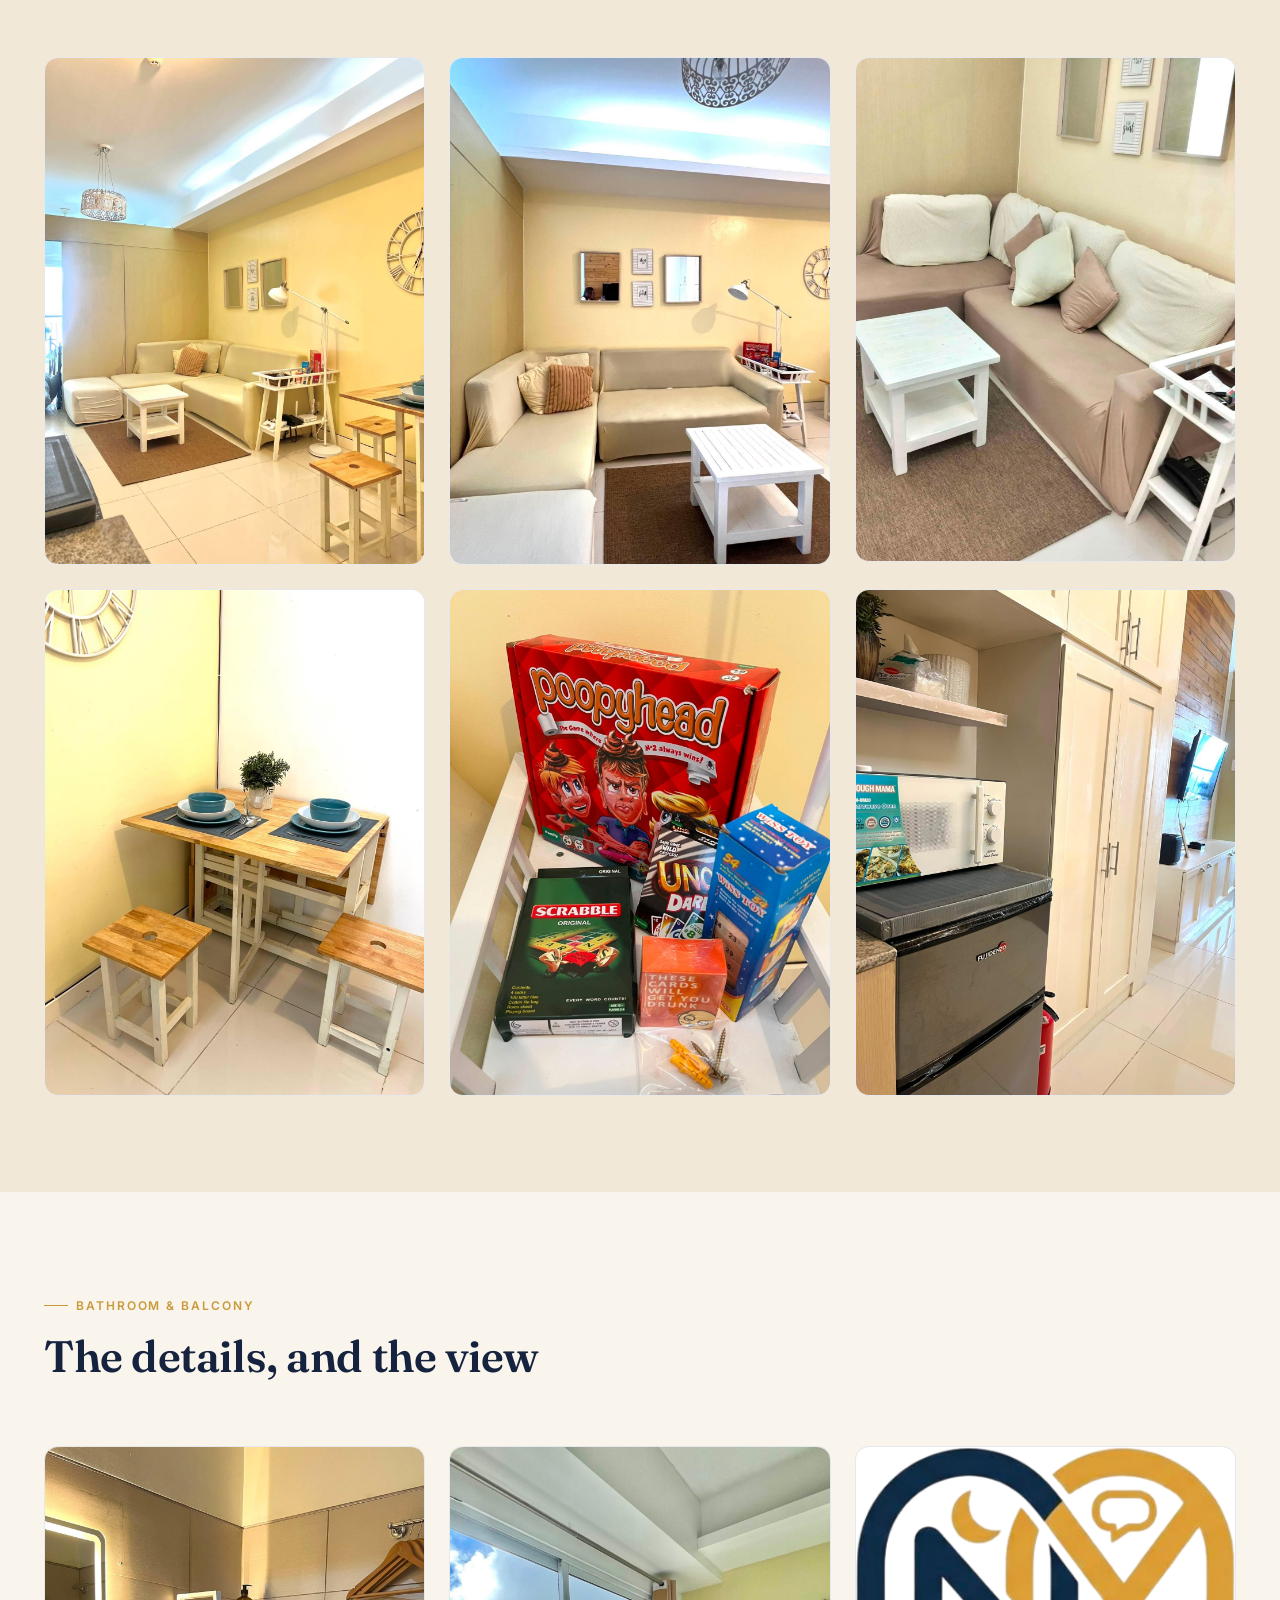
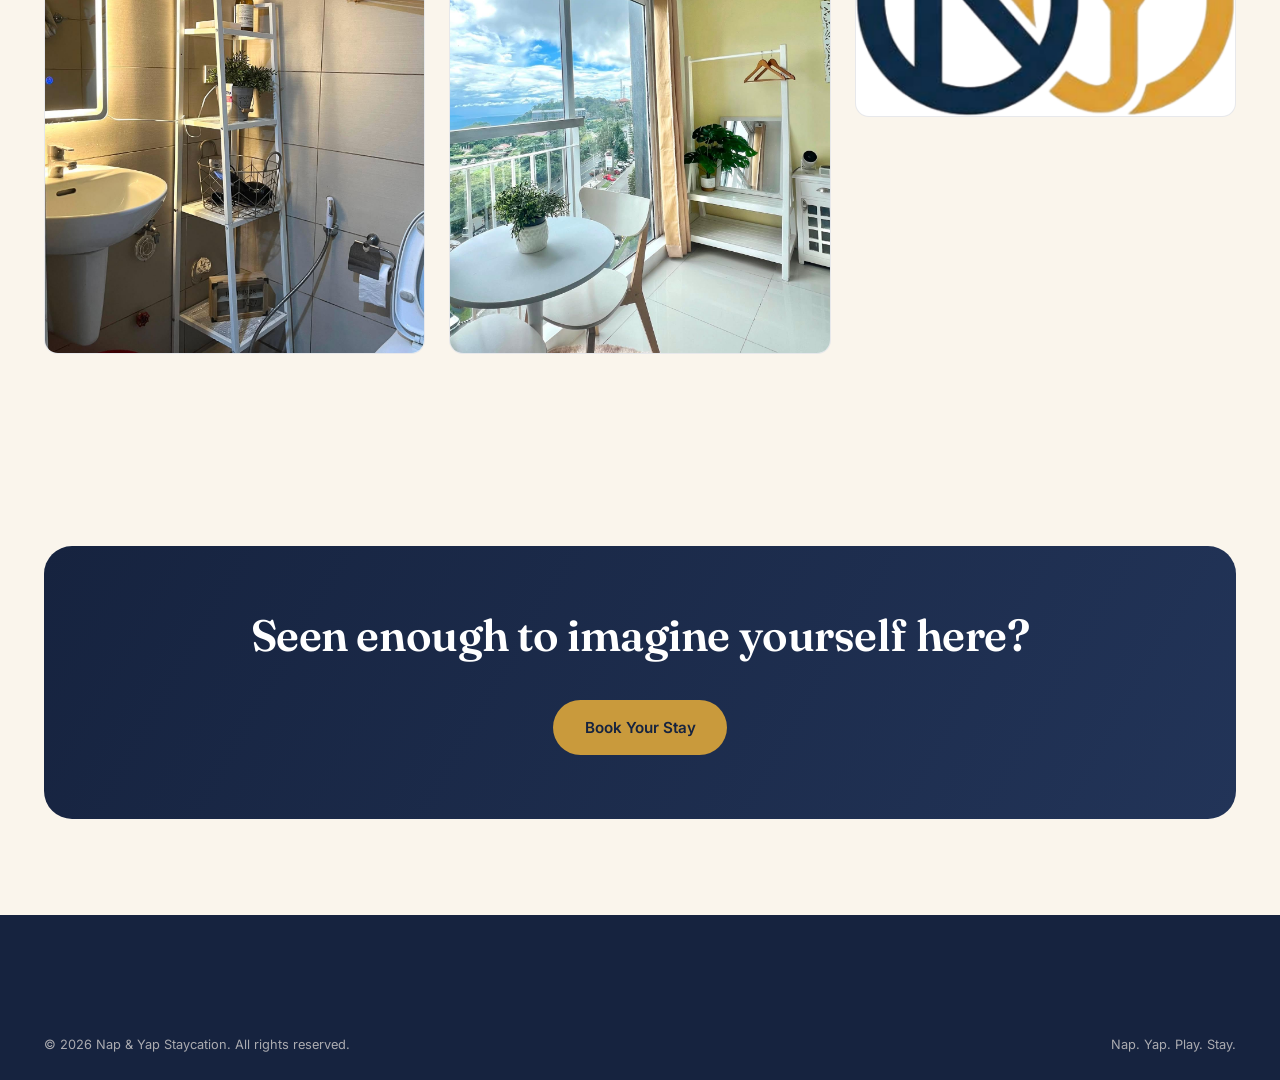
<file: gallery.html>
<!DOCTYPE html>
<html lang="en">
<head>
<meta charset="UTF-8">
<link rel="icon" href="favicon.ico" sizes="any">
<link rel="icon" type="image/png" href="assets/images/favicon-32.png">
<link rel="apple-touch-icon" href="assets/images/favicon-180.png">
<meta name="viewport" content="width=device-width, initial-scale=1.0">
<title>Gallery | Nap & Yap Staycation</title>
<meta name="description" content="See inside Nap & Yap Staycation — bedroom, living room, kitchen, bathroom, and the Taal-facing balcony.">
<meta property="og:title" content="Gallery | Nap & Yap Staycation">
<meta property="og:description" content="See inside Nap & Yap Staycation — bedroom, living room, kitchen, bathroom, and the Taal-facing balcony.">
<meta property="og:image" content="assets/images/1000512837.jpg">
<meta property="og:type" content="website">
<link rel="preconnect" href="https://fonts.googleapis.com">
<link href="https://fonts.googleapis.com/css2?family=Fraunces:ital,wght@0,400;0,500;0,600;1,500&family=Inter:wght@400;500;600;700&display=swap" rel="stylesheet">
<link rel="stylesheet" href="assets/css/style.css">
</head>
<body>

<nav class="nav">
  <div class="container nav-inner">
    <a href="index.html" class="nav-logo"><span class="logo-badge"><img src="assets/images/logo.png" alt="Nap & Yap Staycation logo"></span><span>Nap & Yap</span></a>
    <button class="nav-burger" aria-label="Toggle menu"><span></span><span></span><span></span></button>
    <div class="nav-links">
      <a href="index.html">Home</a>
      <a href="gallery.html" class="active">Gallery</a>
      <a href="amenities.html">Amenities</a>
      <a href="rates.html">Rates</a>
      <a href="attractions.html">Nearby</a>
      <a href="contact.html">Contact</a>
      <a href="booking.html" class="btn btn-gold nav-cta">Book Your Stay</a>
    </div>
  </div>
</nav>

<header class="page-hero">
  <div class="page-hero-bg" style="background-image:url('assets/images/1000512837.jpg');"></div>
  <div class="container page-hero-content">
    <p class="breadcrumb"><a href="index.html">Home</a> / Gallery</p>
    <h1>Every corner, as it is.</h1>
  </div>
</header>

<section>
  <div class="container">
    <div class="section-head">
      <p class="eyebrow">Bedroom</p>
      <h2>Where the night starts and ends</h2>
    </div>
    <div class="grid-3">
      <img class="card reveal" style="padding:0;overflow:hidden;" src="assets/images/1000512830.jpg" alt="Bed styled with folded swan towels and guest kit">
      <img class="card reveal reveal-delay-1" style="padding:0;overflow:hidden;" src="assets/images/1000512837.jpg" alt="Wide view of the bedroom with mirror">
      <img class="card reveal reveal-delay-2" style="padding:0;overflow:hidden;" src="assets/images/1000512851.jpg" alt="Close detail of linens and guest kit boxes">
    </div>
  </div>
</section>

<section class="section-alt">
  <div class="container">
    <div class="section-head">
      <p class="eyebrow">Living & Dining</p>
      <h2>Movie nights, meals, game nights</h2>
    </div>
    <div class="grid-3">
      <img class="card reveal" style="padding:0;overflow:hidden;" src="assets/images/1000512836.jpg" alt="Living room with sofa and dining nook">
      <img class="card reveal reveal-delay-1" style="padding:0;overflow:hidden;" src="assets/images/1000512838.jpg" alt="Sofa set up for projector movie nights">
      <img class="card reveal reveal-delay-2" style="padding:0;overflow:hidden;" src="assets/images/1000512845.jpg" alt="Styled sofa corner with cushions">
      <img class="card reveal" style="padding:0;overflow:hidden;" src="assets/images/1000512844.jpg" alt="Dining table set for two">
      <img class="card reveal reveal-delay-1" style="padding:0;overflow:hidden;" src="assets/images/1000512843.jpg" alt="Board games available for game night">
      <img class="card reveal reveal-delay-2" style="padding:0;overflow:hidden;" src="assets/images/1000512840.jpg" alt="Fully equipped kitchen corner">
    </div>
  </div>
</section>

<section>
  <div class="container">
    <div class="section-head">
      <p class="eyebrow">Bathroom & Balcony</p>
      <h2>The details, and the view</h2>
    </div>
    <div class="grid-3">
      <img class="card reveal" style="padding:0;overflow:hidden;" src="assets/images/1000512827.jpg" alt="Bathroom with lighted mirror and amenities shelf">
      <img class="card reveal reveal-delay-1" style="padding:0;overflow:hidden;" src="assets/images/1000512835.jpg" alt="Balcony seating with Taal lake view">
      <img class="card reveal reveal-delay-2" style="padding:0;overflow:hidden;" src="assets/images/logo.png" alt="Nap & Yap Staycation brand mark">
    </div>
  </div>
</section>

<section>
  <div class="container">
    <div class="cta-band reveal">
      <h2>Seen enough to imagine yourself here?</h2>
      <div class="actions">
        <a href="booking.html" class="btn btn-gold">Book Your Stay</a>
      </div>
    </div>
  </div>
</section>

<footer>
  <div class="container footer-bottom">
    <span>© 2026 Nap & Yap Staycation. All rights reserved.</span>
    <span>Nap. Yap. Play. Stay.</span>
  </div>
</footer>

<script src="assets/js/main.js"></script>
<script defer src="https://sitewatch.sitewatch-thewatcher.workers.dev/t.js"></script></body>
</html>
</file>
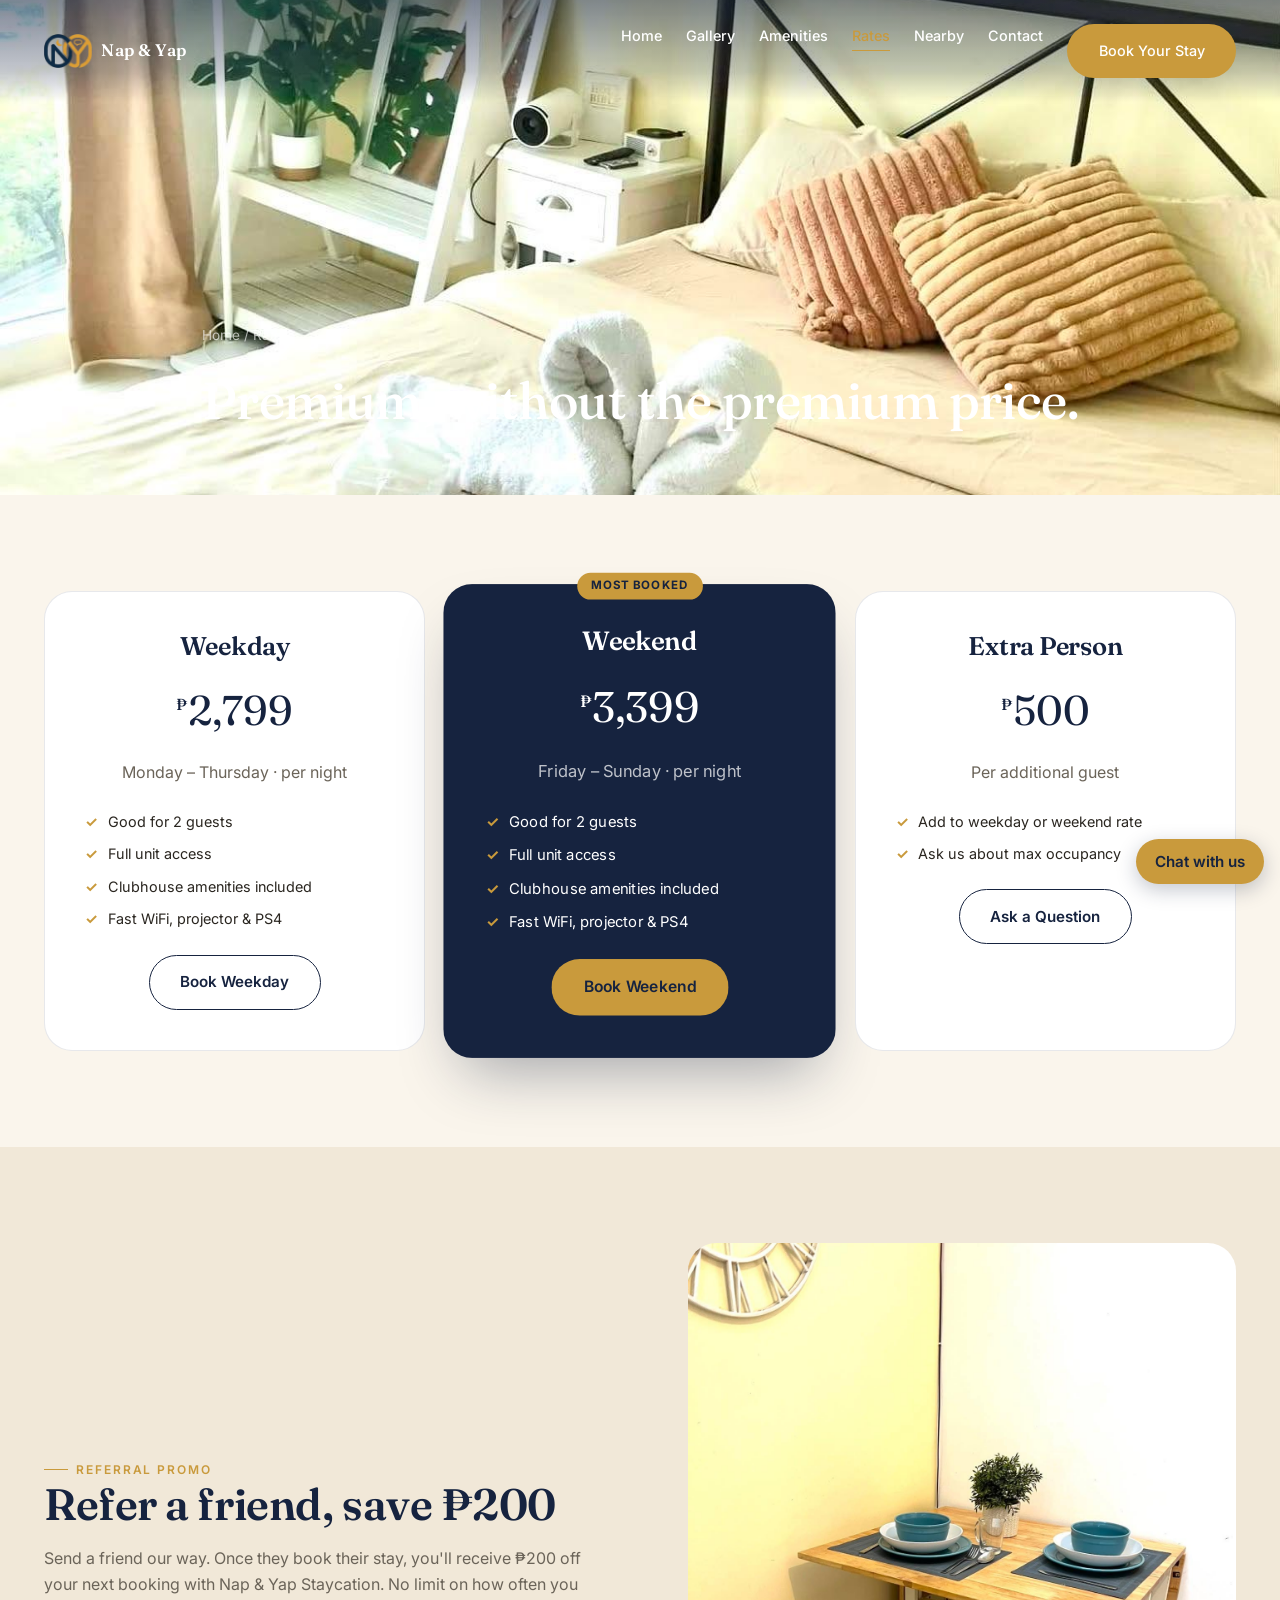
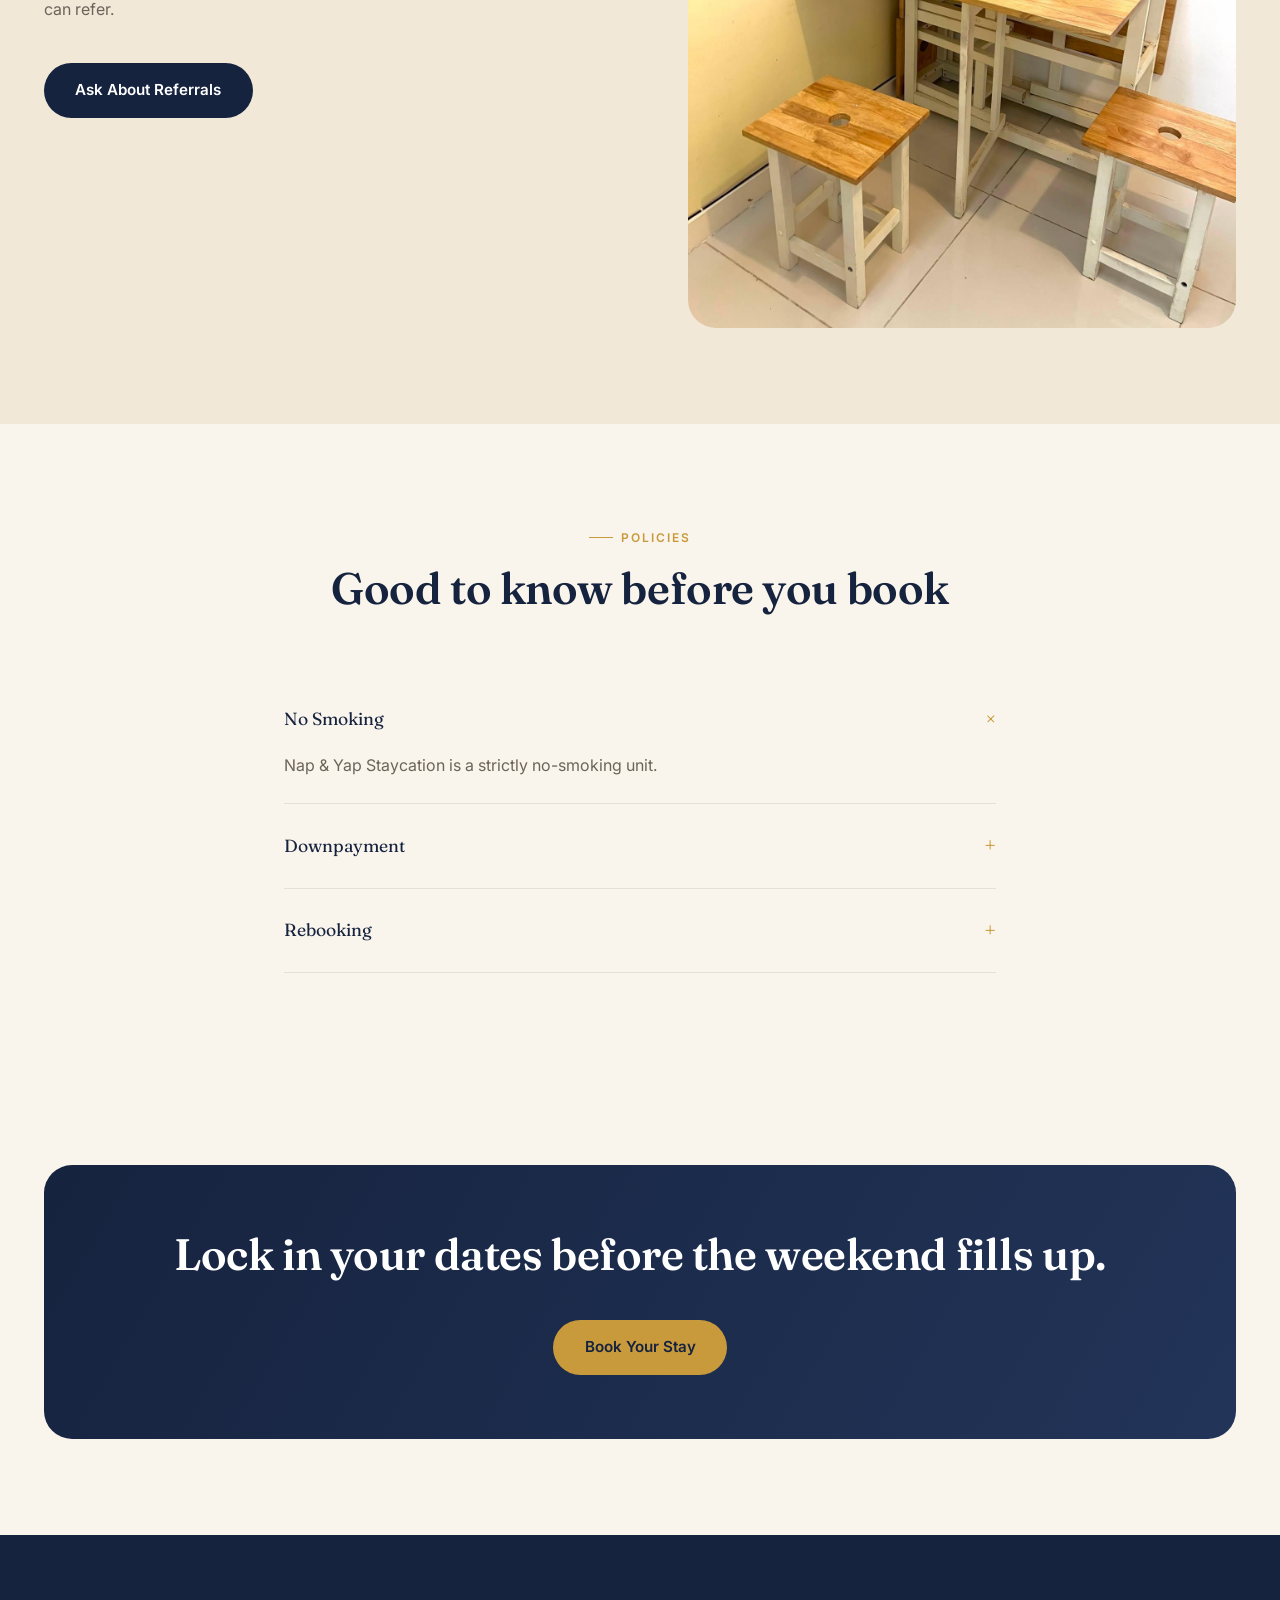
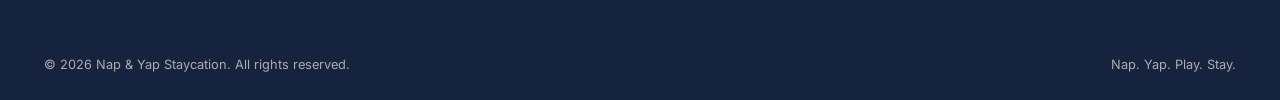
<file: rates.html>
<!DOCTYPE html>
<html lang="en">
<head>
<meta charset="UTF-8">
<link rel="icon" href="favicon.ico" sizes="any">
<link rel="icon" type="image/png" href="assets/images/favicon-32.png">
<link rel="apple-touch-icon" href="assets/images/favicon-180.png">
<meta name="viewport" content="width=device-width, initial-scale=1.0">
<title>Rates | Nap & Yap Staycation</title>
<meta name="description" content="Nap & Yap Staycation rates: ₱2,799 weekdays, ₱3,399 weekends. Refer a friend and get ₱200 off your next stay.">
<meta property="og:title" content="Rates | Nap & Yap Staycation">
<meta property="og:description" content="Nap & Yap Staycation rates: ₱2,799 weekdays, ₱3,399 weekends. Refer a friend and get ₱200 off your next stay.">
<meta property="og:image" content="assets/images/1000512830.jpg">
<meta property="og:type" content="website">
<link rel="preconnect" href="https://fonts.googleapis.com">
<link href="https://fonts.googleapis.com/css2?family=Fraunces:ital,wght@0,400;0,500;0,600;1,500&family=Inter:wght@400;500;600;700&display=swap" rel="stylesheet">
<link rel="stylesheet" href="assets/css/style.css">
</head>
<body>

<nav class="nav">
  <div class="container nav-inner">
    <a href="index.html" class="nav-logo"><span class="logo-badge"><img src="assets/images/logo.png" alt="Nap & Yap Staycation logo"></span><span>Nap & Yap</span></a>
    <button class="nav-burger" aria-label="Toggle menu"><span></span><span></span><span></span></button>
    <div class="nav-links">
      <a href="index.html">Home</a>
      <a href="gallery.html">Gallery</a>
      <a href="amenities.html">Amenities</a>
      <a href="rates.html" class="active">Rates</a>
      <a href="attractions.html">Nearby</a>
      <a href="contact.html">Contact</a>
      <a href="booking.html" class="btn btn-gold nav-cta">Book Your Stay</a>
    </div>
  </div>
</nav>

<header class="page-hero">
  <div class="page-hero-bg" style="background-image:url('assets/images/1000512830.jpg');"></div>
  <div class="container page-hero-content">
    <p class="breadcrumb"><a href="index.html">Home</a> / Rates</p>
    <h1>Premium, without the premium price.</h1>
  </div>
</header>

<section>
  <div class="container">
    <div class="grid-3">
      <div class="price-card reveal">
        <h3>Weekday</h3>
        <div class="amount"><sup>₱</sup>2,799</div>
        <p>Monday – Thursday · per night</p>
        <ul>
          <li>Good for 2 guests</li>
          <li>Full unit access</li>
          <li>Clubhouse amenities included</li>
          <li>Fast WiFi, projector & PS4</li>
        </ul>
        <a href="booking.html" class="btn btn-outline-dark">Book Weekday</a>
      </div>
      <div class="price-card featured reveal reveal-delay-1">
        <span class="badge">Most Booked</span>
        <h3>Weekend</h3>
        <div class="amount"><sup>₱</sup>3,399</div>
        <p>Friday – Sunday · per night</p>
        <ul>
          <li>Good for 2 guests</li>
          <li>Full unit access</li>
          <li>Clubhouse amenities included</li>
          <li>Fast WiFi, projector & PS4</li>
        </ul>
        <a href="booking.html" class="btn btn-gold">Book Weekend</a>
      </div>
      <div class="price-card reveal reveal-delay-2">
        <h3>Extra Person</h3>
        <div class="amount"><sup>₱</sup>500</div>
        <p>Per additional guest</p>
        <ul>
          <li>Add to weekday or weekend rate</li>
          <li>Ask us about max occupancy</li>
        </ul>
        <a href="contact.html" class="btn btn-outline-dark">Ask a Question</a>
      </div>
    </div>
  </div>
</section>

<section class="section-alt">
  <div class="container">
    <div class="split reveal">
      <div>
        <p class="eyebrow">Referral Promo</p>
        <h2>Refer a friend, save ₱200</h2>
        <p class="mt-2">Send a friend our way. Once they book their stay, you'll receive ₱200 off your next booking with Nap & Yap Staycation. No limit on how often you can refer.</p>
        <a href="contact.html" class="btn btn-primary mt-4">Ask About Referrals</a>
      </div>
      <div class="split-media"><img src="assets/images/1000512844.jpg" alt="Dining table set for two"></div>
    </div>
  </div>
</section>

<section>
  <div class="container" style="max-width:760px;">
    <div class="section-head center">
      <p class="eyebrow">Policies</p>
      <h2>Good to know before you book</h2>
    </div>
    <div class="faq-list">
      <div class="faq-item open" id="no-smoking">
        <div class="faq-q"><span>No Smoking</span><span class="plus">+</span></div>
        <div class="faq-a"><p>Nap & Yap Staycation is a strictly no-smoking unit.</p></div>
      </div>
      <div class="faq-item" id="downpayment">
        <div class="faq-q"><span>Downpayment</span><span class="plus">+</span></div>
        <div class="faq-a"><p>The downpayment required to confirm your booking is non-refundable.</p></div>
      </div>
      <div class="faq-item" id="rebooking">
        <div class="faq-q"><span>Rebooking</span><span class="plus">+</span></div>
        <div class="faq-a"><p>Rebooking is allowed up to 7 days before your original check-in date.</p></div>
      </div>
    </div>
  </div>
</section>

<section>
  <div class="container">
    <div class="cta-band reveal">
      <h2>Lock in your dates before the weekend fills up.</h2>
      <div class="actions"><a href="booking.html" class="btn btn-gold">Book Your Stay</a></div>
    </div>
  </div>
</section>

<footer>
  <div class="container footer-bottom">
    <span>© 2026 Nap & Yap Staycation. All rights reserved.</span>
    <span>Nap. Yap. Play. Stay.</span>
  </div>
</footer>

<script src="assets/js/main.js"></script>
<script defer src="https://sitewatch.sitewatch-thewatcher.workers.dev/t.js"></script></body>
</html>
</file>
<file: assets/css/style.css>
/* ==========================================================================
   NAP & YAP STAYCATION — Design System
   Tokens pulled from brand logo (navy/gold) + room textiles (terracotta)
   ========================================================================== */

:root {
  /* Color */
  --navy: #16233F;
  --navy-soft: #223458;
  --gold: #C99A3C;
  --gold-soft: #E3C784;
  --cream: #FAF5EC;
  --cream-dark: #F1E8D8;
  --terracotta: #B4694A;
  --ink: #2A2620;
  --ink-soft: #6B6459;
  --white: #FFFFFF;
  --line: rgba(22, 35, 63, 0.1);

  /* Type */
  --font-display: 'Fraunces', Georgia, serif;
  --font-body: 'Inter', -apple-system, BlinkMacSystemFont, sans-serif;

  /* Scale */
  --space-1: 0.5rem;
  --space-2: 1rem;
  --space-3: 1.5rem;
  --space-4: 2.5rem;
  --space-5: 4rem;
  --space-6: 6rem;
  --space-7: 9rem;

  --radius-sm: 6px;
  --radius-md: 14px;
  --radius-lg: 28px;

  --ease: cubic-bezier(0.16, 1, 0.3, 1);
}

* { box-sizing: border-box; margin: 0; padding: 0; }

html { scroll-behavior: smooth; }

@media (prefers-reduced-motion: reduce) {
  html { scroll-behavior: auto; }
  * { animation-duration: 0.01ms !important; animation-iteration-count: 1 !important; transition-duration: 0.01ms !important; }
}

body {
  font-family: var(--font-body);
  color: var(--ink);
  background: var(--cream);
  line-height: 1.6;
  -webkit-font-smoothing: antialiased;
  overflow-x: hidden;
}

img { max-width: 100%; display: block; }
a { color: inherit; text-decoration: none; }
ul { list-style: none; }

h1, h2, h3, h4 {
  font-family: var(--font-display);
  color: var(--navy);
  font-weight: 600;
  line-height: 1.15;
  letter-spacing: -0.01em;
}

h1 { font-size: clamp(2.5rem, 6vw, 4.5rem); font-weight: 500; }
h2 { font-size: clamp(1.9rem, 4vw, 2.75rem); }
h3 { font-size: clamp(1.3rem, 2.5vw, 1.6rem); }

p { color: var(--ink-soft); }

.container {
  max-width: 1240px;
  margin: 0 auto;
  padding: 0 var(--space-3);
}

.eyebrow {
  font-family: var(--font-body);
  font-size: 0.75rem;
  font-weight: 600;
  letter-spacing: 0.16em;
  text-transform: uppercase;
  color: var(--gold);
  display: inline-flex;
  align-items: center;
  gap: var(--space-1);
}
.eyebrow::before {
  content: '';
  width: 24px;
  height: 1px;
  background: var(--gold);
  display: inline-block;
}

section { padding: var(--space-6) 0; position: relative; }
.section-alt { background: var(--cream-dark); }
.section-dark { background: var(--navy); color: var(--cream); }
.section-dark h2, .section-dark h3 { color: var(--white); }
.section-dark p { color: rgba(250, 245, 236, 0.72); }

.section-head { max-width: 640px; margin-bottom: var(--space-5); }
.section-head.center { margin-left: auto; margin-right: auto; text-align: center; }
.section-head h2 { margin-top: var(--space-2); }

/* Buttons */
.btn {
  display: inline-flex;
  align-items: center;
  gap: 0.5rem;
  padding: 0.9rem 1.9rem;
  border-radius: 999px;
  font-weight: 600;
  font-size: 0.95rem;
  cursor: pointer;
  border: 1px solid transparent;
  transition: all 0.35s var(--ease);
  white-space: nowrap;
}
.btn-primary {
  background: var(--navy);
  color: var(--white);
}
.btn-primary:hover { background: var(--terracotta); transform: translateY(-2px); }
.btn-gold {
  background: var(--gold);
  color: var(--navy);
}
.btn-gold:hover { background: var(--navy); color: var(--white); transform: translateY(-2px); }
.btn-ghost {
  background: transparent;
  color: var(--white);
  border-color: rgba(255,255,255,0.4);
}
.btn-ghost:hover { background: rgba(255,255,255,0.12); border-color: var(--white); }
.btn-outline-dark {
  background: transparent;
  border-color: var(--navy);
  color: var(--navy);
}
.btn-outline-dark:hover { background: var(--navy); color: var(--white); }

/* Nav */
.nav {
  position: fixed;
  top: 0; left: 0; right: 0;
  z-index: 100;
  padding: var(--space-3) 0;
  transition: all 0.4s var(--ease);
  /* Always-on scrim (independent of the hero photo's own brightness/overlay) so
     nav text has guaranteed contrast before the nav solidifies on scroll. */
  background: linear-gradient(180deg, rgba(22,35,63,0.55) 0%, rgba(22,35,63,0.25) 70%, rgba(22,35,63,0) 100%);
}
.nav.scrolled {
  background: rgba(250, 245, 236, 0.92);
  backdrop-filter: blur(14px);
  -webkit-backdrop-filter: blur(14px);
  padding: var(--space-2) 0;
  box-shadow: 0 1px 0 var(--line);
}
.nav-inner { display: flex; align-items: center; justify-content: space-between; }
.nav-logo { display: flex; align-items: center; gap: 0.6rem; }
.nav-logo img { height: 34px; width: auto; }

/* Logo entrance animation — plays once on load */
.logo-badge {
  position: relative;
  display: inline-block;
  overflow: hidden;
  line-height: 0;
}
.logo-badge img {
  animation: logoPop 0.9s var(--ease) 0.2s both;
}
.logo-badge::after {
  content: '';
  position: absolute;
  top: 0; left: -60%;
  width: 45%; height: 100%;
  background: linear-gradient(115deg, transparent 15%, rgba(255,255,255,0.85) 50%, transparent 85%);
  transform: skewX(-18deg);
  animation: logoShine 1.3s ease 0.85s 1;
  pointer-events: none;
}
.logo-badge:hover img { animation: logoPulse 0.6s var(--ease); }

@keyframes logoPop {
  0%   { opacity: 0; transform: scale(0.72) rotate(-6deg); }
  60%  { opacity: 1; transform: scale(1.04) rotate(1deg); }
  100% { opacity: 1; transform: scale(1) rotate(0deg); }
}
@keyframes logoShine {
  from { left: -60%; }
  to   { left: 160%; }
}
@keyframes logoPulse {
  0%, 100% { transform: scale(1); }
  50% { transform: scale(1.08); }
}

@media (prefers-reduced-motion: reduce) {
  .logo-badge img { animation: none; }
  .logo-badge::after { display: none; }
}
.nav-logo span {
  font-family: var(--font-display);
  font-weight: 600;
  font-size: 1.05rem;
  color: var(--white);
  transition: color 0.4s var(--ease);
  letter-spacing: 0.01em;
}
.nav.scrolled .nav-logo span { color: var(--navy); }

.nav-links { display: flex; align-items: center; gap: var(--space-4); }
.nav-links a {
  font-size: 0.9rem;
  font-weight: 500;
  color: var(--white);
  transition: color 0.3s var(--ease);
  position: relative;
}
.nav.scrolled .nav-links a { color: var(--navy); }
.nav-links a::after {
  content: '';
  position: absolute;
  left: 0; bottom: -4px;
  width: 0; height: 1px;
  background: currentColor;
  transition: width 0.3s var(--ease);
}
.nav-links a:hover::after,
.nav-links a.active::after { width: 100%; }
.nav-links a.active { color: var(--gold) !important; }
/* The Book Your Stay button is gold-background/navy-text by design (.btn-gold) —
   it must never pick up the active-link gold TEXT color above, or it becomes
   invisible gold-on-gold when the visitor is on the booking page itself. */
.nav-links a.nav-cta.active { color: var(--navy) !important; }
.nav-links a.nav-cta.active:hover { color: var(--white) !important; }

.nav-cta { display: none; }
.nav-burger {
  display: flex;
  flex-direction: column;
  gap: 5px;
  cursor: pointer;
  z-index: 101;
  background: none;
  border: none;
  padding: 8px;
}
.nav-burger span {
  width: 22px; height: 2px;
  background: var(--white);
  transition: all 0.3s var(--ease);
}
.nav.scrolled .nav-burger span { background: var(--navy); }
.nav-burger.open span:nth-child(1) { transform: translateY(7px) rotate(45deg); }
.nav-burger.open span:nth-child(2) { opacity: 0; }
.nav-burger.open span:nth-child(3) { transform: translateY(-7px) rotate(-45deg); }

.nav-links {
  position: fixed;
  top: 0; right: -100%;
  width: min(78vw, 340px);
  height: 100vh;
  background: var(--navy);
  flex-direction: column;
  justify-content: center;
  align-items: flex-start;
  padding: var(--space-5) var(--space-4);
  transition: right 0.5s var(--ease);
  gap: var(--space-3);
}
.nav-links.open { right: 0; }

@media (max-width: 899px) {
  /* Cream text only applies to the mobile slide-out panel, which always has a
     solid navy background — this must never leak into the desktop nav, where
     the background is transparent/cream and cream-on-cream text disappears. */
  .nav-links a { color: var(--cream) !important; font-size: 1.1rem; }
}

@media (min-width: 900px) {
  .nav-burger { display: none; }
  .nav-links {
    position: static;
    width: auto; height: auto;
    background: transparent;
    flex-direction: row;
    padding: 0;
    right: 0;
  }
  .nav-cta { display: inline-flex; }
}

/* Hero */
.hero {
  position: relative;
  min-height: 100svh;
  display: flex;
  align-items: flex-end;
  overflow: hidden;
}
.hero-bg {
  position: absolute; inset: 0;
  background-size: cover;
  background-position: center;
  transform: scale(1.08);
  animation: heroZoom 14s var(--ease) forwards;
}
@keyframes heroZoom { to { transform: scale(1); } }
.hero::before {
  content: '';
  position: absolute; inset: 0;
  background: linear-gradient(180deg, rgba(22,35,63,0.35) 0%, rgba(22,35,63,0.15) 45%, rgba(22,35,63,0.85) 100%);
  z-index: 1;
}
.hero-content {
  position: relative;
  z-index: 2;
  color: var(--white);
  padding-bottom: var(--space-6);
  width: 100%;
}
.hero-tagline {
  font-family: var(--font-display);
  font-style: italic;
  font-size: clamp(1rem, 2vw, 1.25rem);
  color: var(--gold-soft);
  margin-bottom: var(--space-2);
  letter-spacing: 0.02em;
}
.hero h1 { color: var(--white); max-width: 780px; }
.hero-sub {
  color: rgba(255,255,255,0.82);
  max-width: 480px;
  margin-top: var(--space-2);
  font-size: 1.05rem;
}
.hero-actions { display: flex; gap: var(--space-2); margin-top: var(--space-4); flex-wrap: wrap; }
.hero-scroll {
  position: absolute;
  bottom: var(--space-3); left: 50%;
  transform: translateX(-50%);
  z-index: 2;
  color: rgba(255,255,255,0.7);
  font-size: 0.7rem;
  letter-spacing: 0.14em;
  text-transform: uppercase;
  display: flex; flex-direction: column; align-items: center; gap: 8px;
}
.hero-scroll::after {
  content: '';
  width: 1px; height: 34px;
  background: linear-gradient(var(--gold), transparent);
  animation: scrollLine 2s infinite var(--ease);
}
@keyframes scrollLine { 0% { opacity: 0; } 50% { opacity: 1; } 100% { opacity: 0; } }

/* Reveal on scroll */
.reveal {
  opacity: 0;
  transform: translateY(28px);
  transition: opacity 0.9s var(--ease), transform 0.9s var(--ease);
}
.reveal.in-view { opacity: 1; transform: translateY(0); }
.reveal-delay-1 { transition-delay: 0.1s; }
.reveal-delay-2 { transition-delay: 0.2s; }
.reveal-delay-3 { transition-delay: 0.3s; }

/* ---- Beyond the Room: illustrated animated map ---- */
.map-wrap {
  border-radius: var(--radius-lg);
  overflow: hidden;
  border: 1px solid var(--line);
  box-shadow: 0 20px 50px -20px rgba(22,35,63,0.15);
}
.map-illustration { display: block; width: 100%; height: auto; }
.map-bg { fill: var(--cream-dark); }
.map-road { fill: none; stroke: var(--navy); stroke-opacity: 0.07; stroke-width: 10; stroke-linecap: round; }
.map-blob { fill: var(--terracotta); opacity: 0.08; }
.map-blob-alt { fill: var(--gold); opacity: 0.1; }

/* Route lines: drawn using the pathLength=100 trick so the dash animation
   always matches the visible curve, regardless of its actual geometric length. */
.route-path {
  fill: none;
  stroke: var(--navy);
  stroke-width: 2.5;
  stroke-linecap: round;
  stroke-dasharray: 3 4;
  stroke-dashoffset: 100;
  opacity: 0.55;
  transition: stroke-dashoffset 1.6s var(--ease) 0.3s;
}
.reveal.in-view .route-path { stroke-dashoffset: 0; }
.reveal.in-view .route-path.route-delay-1 { transition-delay: 0.55s; }
.reveal.in-view .route-path.route-delay-2 { transition-delay: 0.8s; }
.reveal.in-view .route-path.route-delay-3 { transition-delay: 1.05s; }

/* Small dot that travels the same path as the route, timed just behind the draw-in */
.route-dot {
  fill: var(--gold);
  opacity: 0;
  offset-distance: 0%;
}
.reveal.in-view .route-dot {
  animation: travelDot 1.6s var(--ease) 0.3s forwards;
}
.reveal.in-view .route-dot.route-delay-1 { animation-delay: 0.55s; }
.reveal.in-view .route-dot.route-delay-2 { animation-delay: 0.8s; }
.reveal.in-view .route-dot.route-delay-3 { animation-delay: 1.05s; }
@keyframes travelDot {
  0% { opacity: 0; offset-distance: 0%; }
  8% { opacity: 1; }
  90% { opacity: 1; }
  100% { opacity: 0; offset-distance: 100%; }
}

/* Pins: dropped in with a small settle/bounce, staggered so each destination
   pin lands right as its route line finishes drawing. */
.map-pin-dest { opacity: 0; transform-origin: center 26px; transform: translateY(-14px) scale(0.6); }
.reveal.in-view .map-pin-dest {
  animation: pinDrop 0.55s var(--ease) forwards;
}
.reveal.in-view .pin-delay-1 { animation-delay: 1.7s; }
.reveal.in-view .pin-delay-2 { animation-delay: 1.95s; }
.reveal.in-view .pin-delay-3 { animation-delay: 2.2s; }
.reveal.in-view .pin-delay-4 { animation-delay: 2.45s; }
@keyframes pinDrop {
  0% { opacity: 0; transform: translateY(-14px) scale(0.6); }
  70% { opacity: 1; transform: translateY(2px) scale(1.08); }
  100% { opacity: 1; transform: translateY(0) scale(1); }
}
.map-pin-dest path { fill: var(--navy); }
.map-pin-dest .pin-dot { fill: var(--gold); }

.pin-label, .pin-caption {
  font-family: var(--font-body);
  opacity: 0;
  transition: opacity 0.5s var(--ease);
}
.pin-label { font-size: 13px; font-weight: 700; fill: var(--navy); }
.pin-caption { font-size: 11px; fill: var(--ink-soft); }
.reveal.in-view .pin-label, .reveal.in-view .pin-caption { opacity: 1; }
.reveal.in-view text.pin-label { transition-delay: 1.9s; }
.reveal.in-view text.pin-caption { transition-delay: 2s; }

/* Home marker: gold, with a soft pulsing ring so it reads as "you are here" */
.map-pin-home { opacity: 0; transform: scale(0.6); transform-origin: center; }
.reveal.in-view .map-pin-home { opacity: 1; transform: scale(1); transition: opacity 0.5s var(--ease), transform 0.5s var(--ease); }
.pin-home-circle { fill: var(--gold); stroke: var(--white); stroke-width: 3; }
.pin-pulse { fill: var(--gold); opacity: 0; }
.reveal.in-view .pin-pulse { animation: pinPulse 2.4s var(--ease) 0.6s infinite; }
@keyframes pinPulse {
  0% { opacity: 0.35; transform: scale(0.6); }
  70% { opacity: 0; transform: scale(1.6); }
  100% { opacity: 0; transform: scale(1.6); }
}
.pin-label-home { font-size: 14px; font-weight: 700; fill: var(--navy); }
.reveal.in-view text.pin-label-home,
.reveal.in-view text.pin-label-home + .pin-caption { transition-delay: 0.9s; }

@media (max-width: 640px) {
  .pin-label { font-size: 15px; }
  .pin-caption { font-size: 13px; }
}

/* Amenity cards */
.grid-3 { display: grid; grid-template-columns: 1fr; gap: var(--space-3); }
.grid-4 { display: grid; grid-template-columns: 1fr; gap: var(--space-3); }
@media (min-width: 640px) {
  .grid-3 { grid-template-columns: repeat(2, 1fr); }
  .grid-4 { grid-template-columns: repeat(2, 1fr); }
}
@media (min-width: 980px) {
  .grid-3 { grid-template-columns: repeat(3, 1fr); }
  .grid-4 { grid-template-columns: repeat(4, 1fr); }
}

.card {
  background: var(--white);
  border-radius: var(--radius-md);
  padding: var(--space-3);
  border: 1px solid var(--line);
  transition: transform 0.4s var(--ease), box-shadow 0.4s var(--ease);
}
.card:hover {
  transform: translateY(-6px);
  box-shadow: 0 24px 48px -24px rgba(22,35,63,0.25);
}
.card .icon {
  width: 44px; height: 44px;
  border-radius: 50%;
  background: var(--cream-dark);
  display: flex; align-items: center; justify-content: center;
  color: var(--terracotta);
  margin-bottom: var(--space-2);
  font-size: 1.2rem;
}
.card .icon svg { width: 20px; height: 20px; }
.card h3 { margin-bottom: 0.4rem; font-size: 1.15rem; }
.card p { font-size: 0.92rem; }

/* Glass card — used sparingly, over photography only */
.glass {
  background: rgba(255,255,255,0.12);
  backdrop-filter: blur(16px);
  -webkit-backdrop-filter: blur(16px);
  border: 1px solid rgba(255,255,255,0.22);
  border-radius: var(--radius-md);
}

/* Gallery preview */
.gallery-grid {
  display: grid;
  grid-template-columns: repeat(2, 1fr);
  gap: var(--space-2);
}
@media (min-width: 780px) {
  .gallery-grid { grid-template-columns: repeat(4, 1fr); grid-auto-rows: 200px; }
  .gallery-grid a:nth-child(1) { grid-column: span 2; grid-row: span 2; }
  .gallery-grid a:nth-child(4) { grid-column: span 2; }
}
.gallery-grid a {
  position: relative;
  overflow: hidden;
  border-radius: var(--radius-sm);
  aspect-ratio: 1;
  display: block;
}
@media (min-width: 780px) { .gallery-grid a { aspect-ratio: auto; } }
.gallery-grid img {
  width: 100%; height: 100%; object-fit: cover;
  transition: transform 0.6s var(--ease);
}
.gallery-grid a:hover img { transform: scale(1.08); }
.gallery-grid a::after {
  content: '';
  position: absolute; inset: 0;
  background: linear-gradient(180deg, transparent 60%, rgba(22,35,63,0.55));
  opacity: 0;
  transition: opacity 0.4s var(--ease);
}
.gallery-grid a:hover::after { opacity: 1; }

/* Split section (image + text) */
.split {
  display: grid;
  grid-template-columns: 1fr;
  gap: var(--space-4);
  align-items: center;
}
@media (min-width: 900px) {
  .split { grid-template-columns: 1fr 1fr; gap: var(--space-6); }
  .split.reverse .split-media { order: 2; }
}
.split-media img, .split-media .img-frame {
  border-radius: var(--radius-lg);
  overflow: hidden;
}
.split-media img { width: 100%; height: 100%; object-fit: cover; aspect-ratio: 4/5; }

/* Four Moments — signature scroll narrative */
.moments {
  background: var(--navy);
  color: var(--white);
  padding: var(--space-6) 0;
}
.moments-track {
  display: grid;
  grid-template-columns: 1fr;
  gap: var(--space-3);
  margin-top: var(--space-4);
}
@media (min-width: 900px) { .moments-track { grid-template-columns: repeat(4, 1fr); } }
.moment {
  position: relative;
  border-radius: var(--radius-md);
  overflow: hidden;
  aspect-ratio: 3/4;
  isolation: isolate;
}
.moment img { width: 100%; height: 100%; object-fit: cover; transition: transform 0.7s var(--ease); }
.moment:hover img { transform: scale(1.06); }
.moment::before {
  content: '';
  position: absolute; inset: 0;
  background: linear-gradient(180deg, rgba(22,35,63,0) 30%, rgba(22,35,63,0.9) 100%);
  z-index: 1;
}
.moment-label {
  position: absolute; left: 0; right: 0; bottom: 0;
  z-index: 2;
  padding: var(--space-2);
}
.moment-label .num {
  font-family: var(--font-display);
  font-style: italic;
  color: var(--gold);
  font-size: 0.85rem;
}
.moment-label h4 { color: var(--white); font-family: var(--font-display); font-size: 1.3rem; }
.moment-label p { color: rgba(255,255,255,0.7); font-size: 0.85rem; margin-top: 2px; }

.progress-line {
  height: 2px;
  width: 100%;
  background: linear-gradient(90deg, var(--gold) 0%, var(--gold) var(--fill, 0%), rgba(255,255,255,0.15) var(--fill, 0%));
  margin-top: var(--space-4);
  border-radius: 2px;
}

/* Pricing */
.price-card {
  background: var(--white);
  border-radius: var(--radius-lg);
  padding: var(--space-4);
  border: 1px solid var(--line);
  text-align: center;
  position: relative;
}
.price-card.featured {
  background: var(--navy);
  color: var(--white);
  transform: scale(1.03);
  box-shadow: 0 30px 60px -20px rgba(22,35,63,0.4);
}
.price-card.featured h3, .price-card.featured .amount { color: var(--white); }
.price-card.featured p { color: rgba(255,255,255,0.72); }
.price-card .badge {
  position: absolute; top: -12px; left: 50%; transform: translateX(-50%);
  background: var(--gold); color: var(--navy);
  font-size: 0.7rem; font-weight: 700; letter-spacing: 0.08em;
  padding: 4px 14px; border-radius: 999px; text-transform: uppercase;
}
.price-card .amount {
  font-family: var(--font-display);
  font-size: 2.6rem;
  color: var(--navy);
  margin: var(--space-2) 0;
}
.price-card .amount sup { font-size: 1rem; font-weight: 500; }
.price-card ul { text-align: left; margin: var(--space-3) 0; display: flex; flex-direction: column; gap: 0.6rem; }
.price-card ul li { font-size: 0.9rem; display: flex; gap: 0.6rem; align-items: flex-start; }
.price-card ul li::before { content: '✓'; color: var(--gold); font-weight: 700; }

/* FAQ */
.faq-item {
  border-bottom: 1px solid var(--line);
  padding: var(--space-3) 0;
}
.faq-q {
  display: flex; align-items: center; justify-content: space-between;
  cursor: pointer;
  font-family: var(--font-display);
  font-size: 1.1rem;
  color: var(--navy);
}
.faq-q .plus { transition: transform 0.35s var(--ease); font-size: 1.4rem; color: var(--gold); }
.faq-item.open .plus { transform: rotate(45deg); }
.faq-a {
  max-height: 0;
  overflow: hidden;
  transition: max-height 0.4s var(--ease), padding 0.4s var(--ease);
}
.faq-item.open .faq-a { max-height: 300px; padding-top: var(--space-2); }

/* Reviews (prepared, awaiting content) */
.review-card {
  background: var(--white);
  border-radius: var(--radius-md);
  padding: var(--space-3);
  border: 1px solid var(--line);
  min-width: 280px;
}
.review-stars { color: var(--gold); letter-spacing: 2px; margin-bottom: var(--space-1); }
.review-author {
  display: flex; align-items: center; gap: 0.7rem;
  margin-top: var(--space-2);
}
.review-author img {
  width: 42px; height: 42px;
  border-radius: 50%;
  object-fit: cover;
  border: 2px solid var(--gold);
  flex-shrink: 0;
}
.review-author span {
  font-weight: 600; color: var(--navy); font-size: 0.88rem;
}
.reviews-track {
  display: flex; gap: var(--space-3);
  overflow-x: auto;
  scroll-snap-type: x mandatory;
  padding-bottom: var(--space-2);
}
.reviews-track .review-card { scroll-snap-align: start; flex: 0 0 auto; width: 300px; }

/* Booking CTA band */
.cta-band {
  background: linear-gradient(120deg, var(--navy) 0%, var(--navy-soft) 100%);
  border-radius: var(--radius-lg);
  padding: var(--space-5) var(--space-4);
  text-align: center;
  color: var(--white);
  position: relative;
  overflow: hidden;
}
.cta-band h2 { color: var(--white); }
.cta-band p { color: rgba(255,255,255,0.75); max-width: 480px; margin: var(--space-2) auto 0; }
.cta-band .actions { margin-top: var(--space-4); display: flex; gap: var(--space-2); justify-content: center; flex-wrap: wrap; }

/* Footer */
footer {
  background: var(--navy);
  color: rgba(250,245,236,0.65);
  padding: var(--space-6) 0 var(--space-3);
}
.footer-grid {
  display: grid;
  grid-template-columns: 1fr;
  gap: var(--space-4);
  padding-bottom: var(--space-4);
  border-bottom: 1px solid rgba(255,255,255,0.1);
}
@media (min-width: 780px) { .footer-grid { grid-template-columns: 1.4fr 1fr 1fr 1fr; } }
.footer-grid h4 { color: var(--white); font-size: 0.9rem; letter-spacing: 0.06em; text-transform: uppercase; margin-bottom: var(--space-2); font-family: var(--font-body); font-weight: 600; }
.footer-grid a { display: block; font-size: 0.9rem; margin-bottom: 0.6rem; transition: color 0.3s; }
.footer-grid a:hover { color: var(--gold); }
.footer-logo { display: flex; align-items: center; gap: 0.6rem; margin-bottom: var(--space-2); }
.footer-logo img { height: 32px; }
.footer-logo span { font-family: var(--font-display); color: var(--white); font-size: 1.1rem; }
.footer-bottom {
  display: flex; flex-direction: column; gap: var(--space-2);
  align-items: center; text-align: center;
  padding-top: var(--space-3);
  font-size: 0.8rem;
}
@media (min-width: 780px) { .footer-bottom { flex-direction: row; justify-content: space-between; text-align: left; } }

/* Page hero (interior pages) */
.page-hero {
  min-height: 55vh;
  display: flex; align-items: flex-end;
  position: relative;
  overflow: hidden;
  padding-top: 100px;
}
.page-hero-bg { position: absolute; inset: 0; background-size: cover; background-position: center; }
.page-hero::before {
  content: '';
  position: absolute; inset: 0;
  background: linear-gradient(180deg, rgba(22,35,63,0.55), rgba(22,35,63,0.85));
}
.page-hero-content { position: relative; z-index: 2; color: var(--white); padding-bottom: var(--space-5); }
/* Interior page headers are shorter than the homepage's full-bleed hero, so the
   heading needs its own (smaller) scale here — reusing the homepage's huge h1
   size left too little clearance above it and visually collided with the
   breadcrumb line, especially on Fraunces which has generous vertical overshoot
   at large sizes. */
.page-hero h1 { color: var(--white); font-size: clamp(2rem, 4.2vw, 3.25rem); margin-top: 0.35em; }
.breadcrumb { color: rgba(255,255,255,0.65); font-size: 0.85rem; margin-bottom: var(--space-3); }
.breadcrumb a:hover { color: var(--gold); }

/* Utility */
.text-center { text-align: center; }
.mt-2 { margin-top: var(--space-2); }
.mt-4 { margin-top: var(--space-4); }
.flex { display: flex; }
.gap-2 { gap: var(--space-2); }
.center-btns { display: flex; justify-content: center; gap: var(--space-2); flex-wrap: wrap; }
</file>
